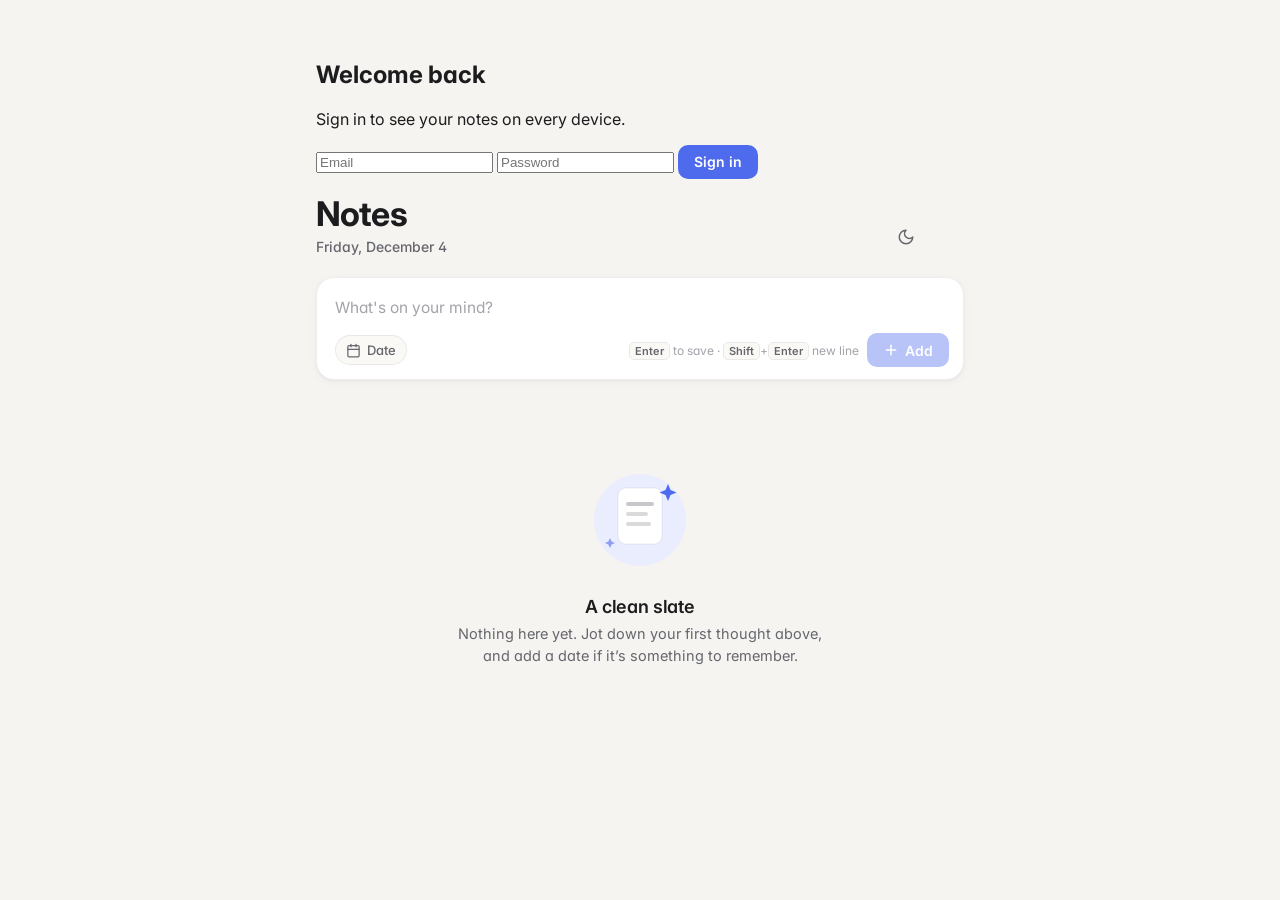
<file: index.html>
<!DOCTYPE html>
<html lang="en">
<head>
  <meta charset="UTF-8" />
  <meta name="viewport" content="width=device-width, initial-scale=1.0" />
  <title>Notes</title>
  <link rel="preconnect" href="https://fonts.googleapis.com" />
  <link rel="preconnect" href="https://fonts.gstatic.com" crossorigin />
  <link href="https://fonts.googleapis.com/css2?family=Inter:wght@400;500;600;700&display=swap" rel="stylesheet" />
  <link rel="stylesheet" href="styles.css" />
</head>
<body>
  <div class="page">
    <section class="login hidden" id="login-view">
      <form class="login-card" id="login-form" novalidate>
        <div class="login-logo" id="login-logo"></div>
        <h2>Welcome back</h2>
        <p class="lede">Sign in to see your notes on every device.</p>
        <div class="login-error" id="login-error" role="alert"></div>
        <label class="field">
          <span data-icon="mail"></span>
          <input type="email" id="login-email" placeholder="Email" autocomplete="username" />
        </label>
        <label class="field">
          <span data-icon="lock"></span>
          <input type="password" id="login-password" placeholder="Password" autocomplete="current-password" />
        </label>
        <button type="submit" class="btn primary" id="login-submit">Sign in</button>
        <p class="fine" id="login-fine"></p>
      </form>
    </section>

    <div class="hidden" id="app-view">
      <header class="app-header">
        <div>
          <h1>Notes</h1>
          <p class="subtitle" id="today-label"></p>
        </div>
        <div class="header-actions">
          <span class="sync synced" id="sync-status" role="status"></span>
          <button class="icon-btn" id="theme-toggle" aria-label="Toggle dark mode"></button>
          <button class="icon-btn" id="sign-out" aria-label="Sign out"></button>
        </div>
      </header>

      <form class="composer" id="composer">
        <textarea class="note-input" id="composer-input" rows="1" placeholder="What's on your mind?"></textarea>
        <div class="input-row" id="composer-row">
          <span class="spacer"></span>
          <span class="hint"><kbd>Enter</kbd> to save · <kbd>Shift</kbd>+<kbd>Enter</kbd> new line</span>
          <button type="submit" class="btn primary" id="composer-add" disabled></button>
        </div>
      </form>

      <main id="list-root"></main>
    </div>
  </div>

  <div class="toast" id="toast" role="status">
    <span>Note deleted</span>
    <button id="undo">Undo</button>
  </div>

  <script type="module" src="app.js"></script>
</body>
</html>
</file>
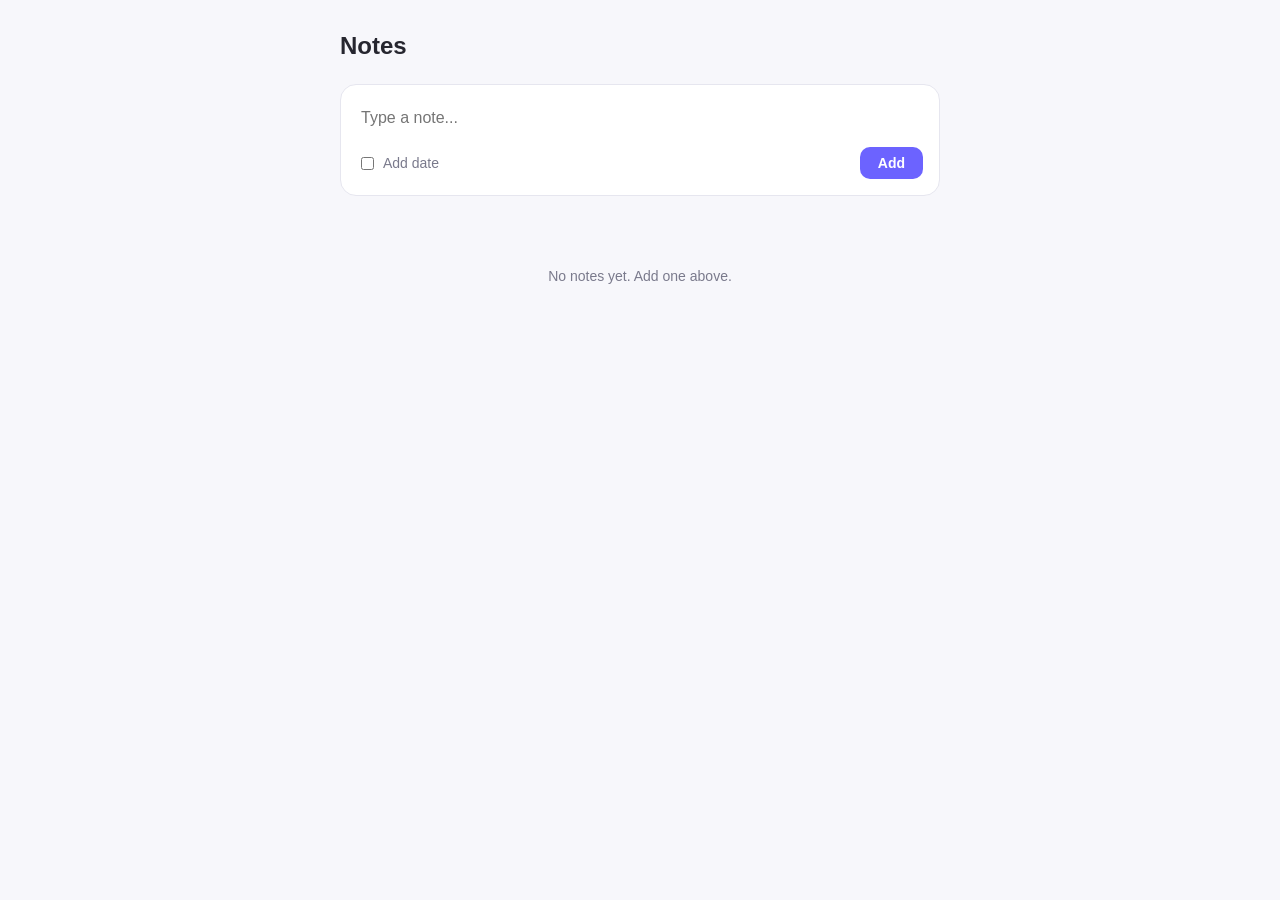
<file: index_v1.html>
<!DOCTYPE html>
<html lang="en">
<head>
  <meta charset="UTF-8" />
  <meta name="viewport" content="width=device-width, initial-scale=1.0" />
  <title>Notes</title>
  <link rel="stylesheet" href="styles_v1.css" />
</head>
<body>
  <div class="page">
    <header class="app-header">
      <h1>Notes</h1>
    </header>

    <form id="quick-add" class="quick-add">
      <input
        id="quick-add-text"
        type="text"
        placeholder="Type a note..."
        autocomplete="off"
        required
      />
      <div class="quick-add-row">
        <label class="date-toggle">
          <input type="checkbox" id="quick-add-date-toggle" />
          Add date
        </label>
        <input type="date" id="quick-add-date" class="hidden" />
        <input type="time" id="quick-add-time" class="hidden" />
        <button type="submit">Add</button>
      </div>
    </form>

    <section id="notes-list" class="notes-list"></section>
  </div>

  <div id="undo-toast" class="undo-toast hidden">
    <span id="undo-message"></span>
    <button id="undo-button">Undo</button>
  </div>

  <script type="module" src="app_v1.js"></script>
</body>
</html>
</file>
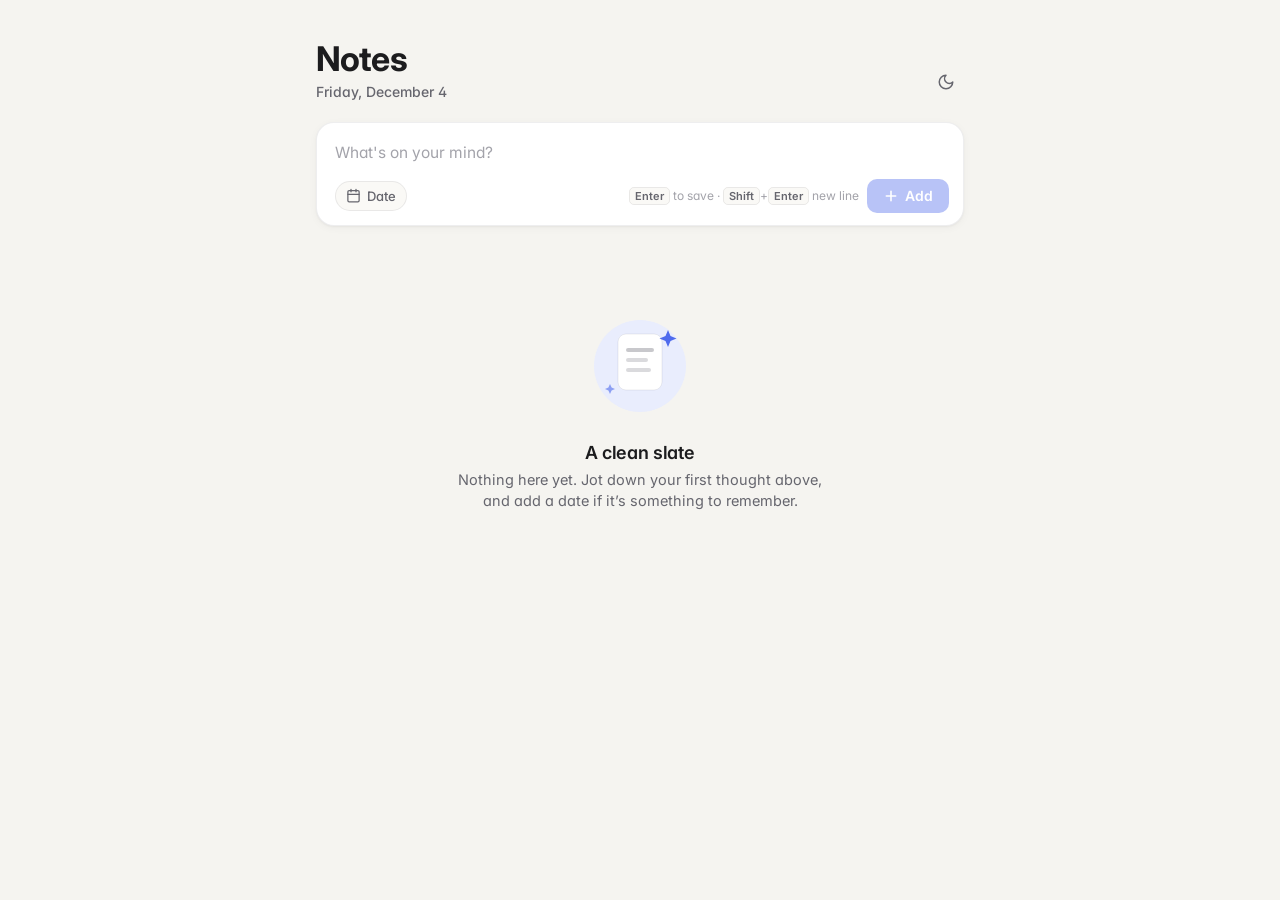
<file: index_v2.html>
<!DOCTYPE html>
<html lang="en">
<head>
  <meta charset="UTF-8" />
  <meta name="viewport" content="width=device-width, initial-scale=1.0" />
  <title>Notes</title>
  <link rel="preconnect" href="https://fonts.googleapis.com" />
  <link rel="preconnect" href="https://fonts.gstatic.com" crossorigin />
  <link href="https://fonts.googleapis.com/css2?family=Inter:wght@400;500;600;700&display=swap" rel="stylesheet" />
  <link rel="stylesheet" href="styles_v2.css" />
</head>
<body>
  <div class="page">
    <header class="app-header">
      <div>
        <h1>Notes</h1>
        <p class="subtitle" id="today-label"></p>
      </div>
      <button class="icon-btn" id="theme-toggle" aria-label="Toggle dark mode"></button>
    </header>

    <form class="composer" id="composer">
      <textarea class="note-input" id="composer-input" rows="1" placeholder="What's on your mind?"></textarea>
      <div class="input-row" id="composer-row">
        <span class="spacer"></span>
        <span class="hint"><kbd>Enter</kbd> to save · <kbd>Shift</kbd>+<kbd>Enter</kbd> new line</span>
        <button type="submit" class="btn primary" id="composer-add" disabled></button>
      </div>
    </form>

    <main id="list-root"></main>
  </div>

  <div class="toast" id="toast" role="status">
    <span>Note deleted</span>
    <button id="undo">Undo</button>
  </div>

  <script type="module" src="app_v2.js"></script>
</body>
</html>
</file>
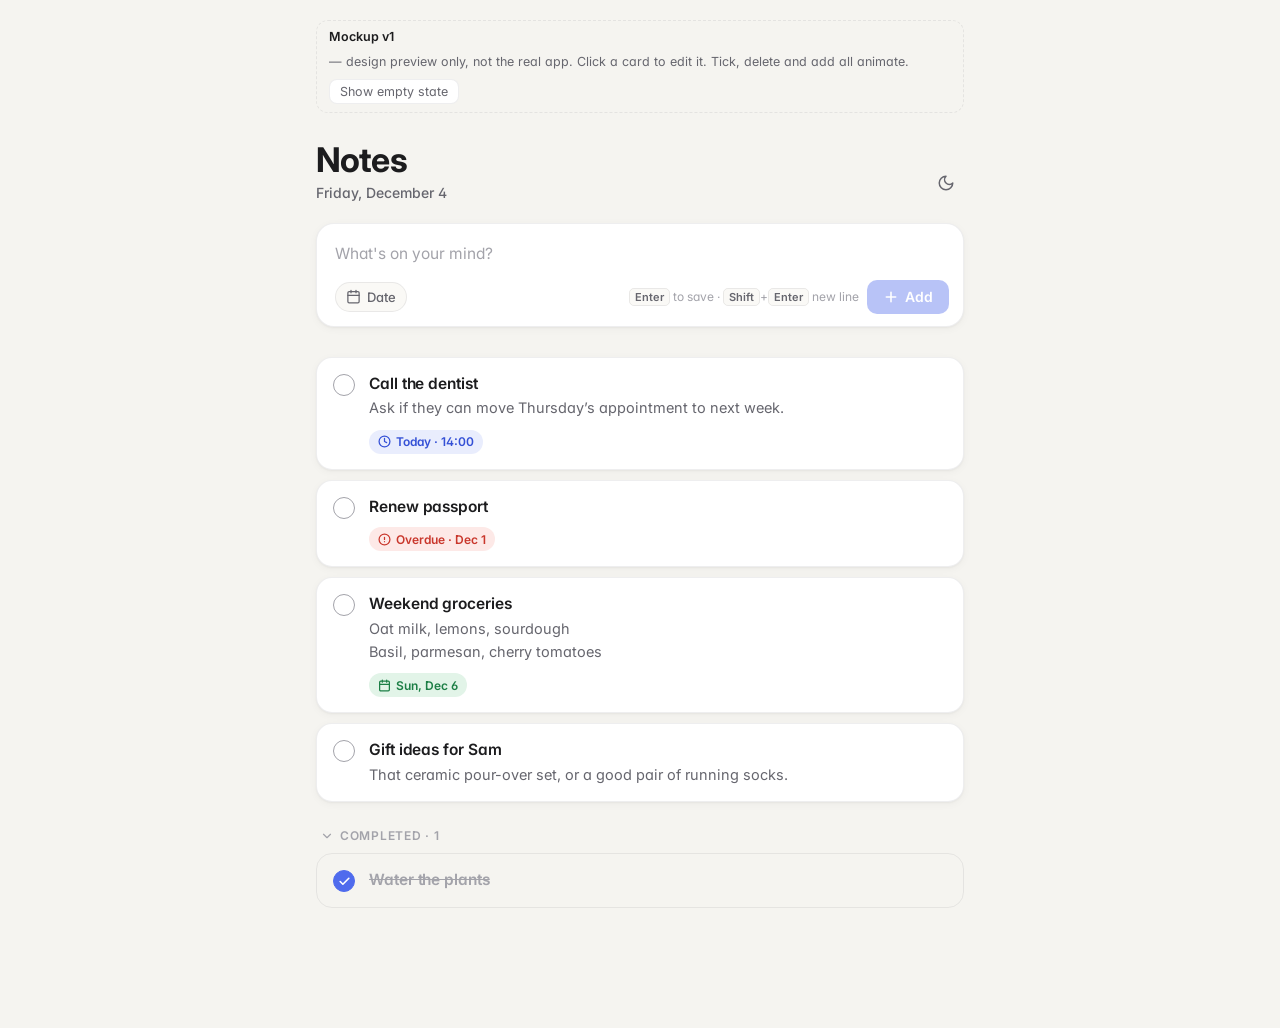
<file: mockup_v1.html>
<!DOCTYPE html>
<html lang="en">
<head>
  <meta charset="UTF-8" />
  <meta name="viewport" content="width=device-width, initial-scale=1.0" />
  <title>Notes Mockup v1</title>
  <link rel="preconnect" href="https://fonts.googleapis.com" />
  <link rel="preconnect" href="https://fonts.gstatic.com" crossorigin />
  <link href="https://fonts.googleapis.com/css2?family=Inter:wght@400;500;600;700&display=swap" rel="stylesheet" />
  <style>
    /* ---------- Design tokens ---------- */
    :root {
      --bg: #f5f4f0;
      --surface: #ffffff;
      --surface-2: #faf9f6;
      --text: #1c1c1e;
      --text-2: #66666e;
      --text-3: #a3a3aa;
      --border: rgba(20, 20, 30, 0.07);
      --accent: #4f6bed;
      --accent-hover: #3f5ae0;
      --accent-soft: #e9edfd;
      --danger: #e5484d;
      --danger-soft: #fdecec;

      --today-bg: #e9edfd;    --today-fg: #3450d6;
      --overdue-bg: #fde9e7;  --overdue-fg: #c9372c;
      --upcoming-bg: #e2f4e8; --upcoming-fg: #1d7f46;

      --shadow-sm: 0 1px 2px rgba(20, 20, 30, 0.04), 0 2px 8px rgba(20, 20, 30, 0.04);
      --shadow-md: 0 2px 4px rgba(20, 20, 30, 0.04), 0 10px 28px rgba(20, 20, 30, 0.09);
      --toast-bg: #1c1c1e;
      --toast-fg: #f5f5f7;
    }
    @media (prefers-color-scheme: dark) {
      :root:not([data-theme="light"]) {
        --bg: #131315;
        --surface: #1d1d20;
        --surface-2: #232327;
        --text: #ececef;
        --text-2: #a0a0a8;
        --text-3: #65656d;
        --border: rgba(255, 255, 255, 0.07);
        --accent: #7c93ff;
        --accent-hover: #93a6ff;
        --accent-soft: rgba(124, 147, 255, 0.15);
        --danger: #ff6b6b;
        --danger-soft: rgba(255, 107, 107, 0.14);
        --today-bg: rgba(124, 147, 255, 0.16);   --today-fg: #a9b8ff;
        --overdue-bg: rgba(255, 107, 107, 0.15); --overdue-fg: #ff9187;
        --upcoming-bg: rgba(74, 222, 128, 0.13); --upcoming-fg: #6ee7a0;
        --shadow-sm: 0 1px 2px rgba(0, 0, 0, 0.3);
        --shadow-md: 0 2px 6px rgba(0, 0, 0, 0.35), 0 12px 32px rgba(0, 0, 0, 0.4);
        --toast-bg: #2c2c31;
        --toast-fg: #f5f5f7;
      }
    }
    :root[data-theme="dark"] {
      --bg: #131315;
      --surface: #1d1d20;
      --surface-2: #232327;
      --text: #ececef;
      --text-2: #a0a0a8;
      --text-3: #65656d;
      --border: rgba(255, 255, 255, 0.07);
      --accent: #7c93ff;
      --accent-hover: #93a6ff;
      --accent-soft: rgba(124, 147, 255, 0.15);
      --danger: #ff6b6b;
      --danger-soft: rgba(255, 107, 107, 0.14);
      --today-bg: rgba(124, 147, 255, 0.16);   --today-fg: #a9b8ff;
      --overdue-bg: rgba(255, 107, 107, 0.15); --overdue-fg: #ff9187;
      --upcoming-bg: rgba(74, 222, 128, 0.13); --upcoming-fg: #6ee7a0;
      --shadow-sm: 0 1px 2px rgba(0, 0, 0, 0.3);
      --shadow-md: 0 2px 6px rgba(0, 0, 0, 0.35), 0 12px 32px rgba(0, 0, 0, 0.4);
      --toast-bg: #2c2c31;
      --toast-fg: #f5f5f7;
    }

    /* ---------- Base ---------- */
    * { box-sizing: border-box; }
    html { -webkit-text-size-adjust: 100%; }
    body {
      margin: 0;
      font-family: "Inter", -apple-system, BlinkMacSystemFont, "Segoe UI", sans-serif;
      font-feature-settings: "cv11", "ss01";
      background: var(--bg);
      color: var(--text);
      -webkit-font-smoothing: antialiased;
      transition: background 0.3s ease, color 0.3s ease;
    }
    button { font: inherit; color: inherit; }
    svg.icon { width: 18px; height: 18px; fill: none; stroke: currentColor; stroke-width: 2; stroke-linecap: round; stroke-linejoin: round; flex-shrink: 0; }

    .page { max-width: 680px; margin: 0 auto; padding: 20px 16px 120px; }

    /* ---------- Mockup banner (not part of the design) ---------- */
    .mockup-bar {
      display: flex; align-items: center; gap: 10px; flex-wrap: wrap;
      font-size: 12.5px; color: var(--text-2);
      padding: 8px 12px; margin-bottom: 28px;
      border: 1px dashed var(--border); border-radius: 12px;
    }
    .mockup-bar strong { color: var(--text); font-weight: 600; }
    .mockup-bar .spacer { flex: 1; }
    .mockup-bar button {
      border: 1px solid var(--border); background: var(--surface); border-radius: 8px;
      padding: 4px 10px; font-size: 12.5px; cursor: pointer;
    }

    /* ---------- Header ---------- */
    .app-header { display: flex; align-items: flex-end; justify-content: space-between; margin-bottom: 22px; }
    .app-header h1 { font-size: 34px; font-weight: 700; letter-spacing: -0.025em; margin: 0; line-height: 1.1; }
    .app-header .subtitle { margin: 6px 0 0; font-size: 14px; color: var(--text-2); font-weight: 500; }
    .icon-btn {
      display: inline-grid; place-items: center;
      width: 36px; height: 36px; border-radius: 10px;
      border: none; background: transparent; color: var(--text-2); cursor: pointer;
      transition: background 0.15s ease, color 0.15s ease, transform 0.1s ease;
    }
    .icon-btn:hover { background: var(--surface); color: var(--text); box-shadow: var(--shadow-sm); }
    .icon-btn:active { transform: scale(0.94); }
    .icon-btn.danger:hover { background: var(--danger-soft); color: var(--danger); box-shadow: none; }

    /* ---------- Composer & editor (shared) ---------- */
    .composer {
      background: var(--surface); border-radius: 18px; padding: 14px 14px 12px 18px;
      box-shadow: var(--shadow-sm); border: 1px solid var(--border);
      transition: box-shadow 0.2s ease, border-color 0.2s ease;
      margin-bottom: 30px;
    }
    .composer:focus-within { box-shadow: var(--shadow-md), 0 0 0 4px var(--accent-soft); border-color: transparent; }
    textarea.note-input {
      display: block; width: 100%; resize: none; border: none; outline: none;
      background: transparent; color: var(--text);
      font: inherit; font-size: 15.5px; line-height: 1.5; padding: 4px 0; min-height: 30px; overflow: hidden;
    }
    textarea.note-input::placeholder { color: var(--text-3); }
    .input-row { display: flex; align-items: center; gap: 8px; flex-wrap: wrap; margin-top: 10px; }
    .input-row .spacer { flex: 1; }
    .hint { font-size: 12px; color: var(--text-3); white-space: nowrap; }
    .hint kbd {
      font: inherit; font-size: 11px; font-weight: 600; color: var(--text-2);
      padding: 1px 5px; border-radius: 5px; background: var(--surface-2); border: 1px solid var(--border);
    }

    .chip {
      display: inline-flex; align-items: center; gap: 6px;
      height: 30px; padding: 0 10px; border-radius: 999px;
      border: 1px solid var(--border); background: var(--surface-2); color: var(--text-2);
      font-size: 13px; font-weight: 500; cursor: pointer;
      transition: background 0.15s ease, color 0.15s ease, border-color 0.15s ease;
    }
    .chip svg.icon { width: 15px; height: 15px; }
    .chip:hover { color: var(--text); border-color: var(--text-3); }
    .chip.active { background: var(--accent-soft); color: var(--accent); border-color: transparent; }

    .date-fields { display: none; align-items: center; gap: 6px; }
    .date-fields.open { display: inline-flex; animation: fade-in 0.2s ease; }
    .date-fields input {
      height: 30px; border-radius: 8px; border: 1px solid var(--border);
      background: var(--surface-2); color: var(--text); font: inherit; font-size: 13px; padding: 0 8px;
      color-scheme: light dark;
    }
    .date-fields input:focus { outline: none; border-color: var(--accent); }

    .btn {
      display: inline-flex; align-items: center; gap: 6px;
      height: 34px; padding: 0 16px; border-radius: 10px; border: none;
      font-size: 14px; font-weight: 600; cursor: pointer;
      transition: background 0.15s ease, transform 0.1s ease, opacity 0.15s ease;
    }
    .btn:active { transform: scale(0.97); }
    .btn.primary { background: var(--accent); color: #fff; }
    .btn.primary:hover { background: var(--accent-hover); }
    .btn.primary:disabled { opacity: 0.4; cursor: default; transform: none; }
    .btn.ghost { background: transparent; color: var(--text-2); }
    .btn.ghost:hover { background: var(--surface-2); color: var(--text); }
    .btn svg.icon { width: 16px; height: 16px; stroke-width: 2.4; }

    /* ---------- Note list ---------- */
    .list { display: flex; flex-direction: column; gap: 10px; }
    .section-label {
      display: flex; align-items: center; gap: 6px;
      margin: 26px 0 10px; padding: 0 4px;
      font-size: 12px; font-weight: 600; letter-spacing: 0.06em; text-transform: uppercase; color: var(--text-3);
      background: none; border: none; cursor: pointer;
    }
    .section-label svg.icon { width: 14px; height: 14px; transition: transform 0.2s ease; }
    .section-label.collapsed svg.icon { transform: rotate(-90deg); }

    .card {
      position: relative; display: flex; align-items: flex-start; gap: 14px;
      background: var(--surface); border: 1px solid var(--border); border-radius: 16px;
      padding: 15px 12px 15px 16px; box-shadow: var(--shadow-sm); cursor: text;
      transition: box-shadow 0.2s ease, transform 0.2s ease, opacity 0.3s ease, background 0.3s ease;
    }
    .card:hover { box-shadow: var(--shadow-md); transform: translateY(-1px); }
    .card.done { background: transparent; box-shadow: none; }
    .card.done:hover { background: var(--surface); }

    .check {
      flex-shrink: 0; display: grid; place-items: center;
      width: 22px; height: 22px; margin-top: 1px; border-radius: 50%;
      border: 1.75px solid var(--text-3); background: transparent; color: transparent;
      cursor: pointer; padding: 0;
      transition: border-color 0.15s ease, background 0.2s ease, color 0.15s ease;
    }
    .check svg.icon { width: 13px; height: 13px; stroke-width: 3; }
    .check:hover { border-color: var(--accent); color: var(--accent); }
    .card.done .check { background: var(--accent); border-color: var(--accent); color: #fff; }
    .check.pop { animation: pop 0.35s cubic-bezier(0.3, 1.6, 0.5, 1); }

    .content { flex: 1; min-width: 0; }
    .title { font-size: 15.5px; font-weight: 600; line-height: 1.4; letter-spacing: -0.005em; word-break: break-word; }
    .body { margin-top: 3px; font-size: 14.5px; line-height: 1.55; color: var(--text-2); white-space: pre-wrap; word-break: break-word; }
    .title, .body { transition: color 0.3s ease; }
    .card.done .title, .card.done .body { color: var(--text-3); text-decoration: line-through; text-decoration-color: var(--text-3); }

    .tags { display: flex; gap: 6px; margin-top: 10px; flex-wrap: wrap; }
    .tag {
      display: inline-flex; align-items: center; gap: 5px;
      height: 24px; padding: 0 9px; border-radius: 999px;
      font-size: 12px; font-weight: 600;
    }
    .tag svg.icon { width: 13px; height: 13px; stroke-width: 2.3; }
    .tag.today { background: var(--today-bg); color: var(--today-fg); }
    .tag.overdue { background: var(--overdue-bg); color: var(--overdue-fg); }
    .tag.upcoming { background: var(--upcoming-bg); color: var(--upcoming-fg); }
    .card.done .tag { background: var(--surface-2); color: var(--text-3); }

    .actions { display: flex; gap: 2px; margin: -5px 0; opacity: 0; transition: opacity 0.15s ease; }
    .card:hover .actions, .card:focus-within .actions { opacity: 1; }
    @media (hover: none) { .actions { opacity: 0.7; } }
    .actions .icon-btn { width: 32px; height: 32px; }
    .actions .icon-btn svg.icon { width: 17px; height: 17px; }

    /* Editing state */
    .card.editing { cursor: default; box-shadow: var(--shadow-md), 0 0 0 4px var(--accent-soft); border-color: transparent; transform: none; animation: fade-in 0.2s ease; }
    .card.editing .editor { flex: 1; min-width: 0; }

    /* ---------- Empty state ---------- */
    .empty { text-align: center; padding: 48px 20px 20px; animation: fade-in 0.4s ease; }
    .empty svg { width: 120px; height: 120px; margin-bottom: 14px; }
    .empty h2 { margin: 0 0 6px; font-size: 18px; font-weight: 600; letter-spacing: -0.01em; }
    .empty p { margin: 0; font-size: 14.5px; color: var(--text-2); line-height: 1.5; }

    /* ---------- Undo toast ---------- */
    .toast {
      position: fixed; left: 50%; bottom: 24px; transform: translate(-50%, 20px);
      display: flex; align-items: center; gap: 14px;
      background: var(--toast-bg); color: var(--toast-fg);
      padding: 10px 10px 10px 16px; border-radius: 14px; font-size: 14px; font-weight: 500;
      box-shadow: 0 10px 30px rgba(0, 0, 0, 0.25);
      opacity: 0; pointer-events: none; transition: opacity 0.25s ease, transform 0.25s cubic-bezier(0.2, 0.9, 0.3, 1.2);
      max-width: calc(100% - 32px);
    }
    .toast.show { opacity: 1; transform: translate(-50%, 0); pointer-events: auto; }
    .toast button { background: rgba(255, 255, 255, 0.12); border: none; color: #fff; font-weight: 600; font-size: 13px; padding: 6px 12px; border-radius: 9px; cursor: pointer; }
    .toast button:hover { background: rgba(255, 255, 255, 0.2); }

    /* ---------- Motion ---------- */
    .enter { animation: enter 0.35s cubic-bezier(0.2, 0.9, 0.3, 1.1); }
    .leaving {
      overflow: hidden; opacity: 0; transform: scale(0.97);
      padding-top: 0 !important; padding-bottom: 0 !important; margin-top: -10px; border-width: 0;
      transition: height 0.3s ease, opacity 0.2s ease, transform 0.3s ease, padding 0.3s ease, margin 0.3s ease;
    }
    @keyframes enter { from { opacity: 0; transform: translateY(-8px) scale(0.98); } to { opacity: 1; transform: none; } }
    @keyframes fade-in { from { opacity: 0; } to { opacity: 1; } }
    @keyframes pop { 0% { transform: scale(1); } 40% { transform: scale(1.25); } 100% { transform: scale(1); } }
    @media (prefers-reduced-motion: reduce) {
      *, *::before, *::after { animation-duration: 0.01ms !important; transition-duration: 0.01ms !important; }
    }

    @media (max-width: 480px) {
      .app-header h1 { font-size: 28px; }
      .hint { display: none; }
    }
  </style>
</head>
<body>
  <div class="page">
    <div class="mockup-bar">
      <strong>Mockup v1</strong> — design preview only, not the real app. Click a card to edit it. Tick, delete and add all animate.
      <span class="spacer"></span>
      <button id="toggle-empty">Show empty state</button>
    </div>

    <header class="app-header">
      <div>
        <h1>Notes</h1>
        <p class="subtitle" id="today-label"></p>
      </div>
      <button class="icon-btn" id="theme-toggle" aria-label="Toggle dark mode"></button>
    </header>

    <form class="composer" id="composer">
      <textarea class="note-input" id="composer-input" rows="1" placeholder="What's on your mind?"></textarea>
      <div class="input-row" id="composer-row">
        <span class="spacer"></span>
        <span class="hint"><kbd>Enter</kbd> to save · <kbd>Shift</kbd>+<kbd>Enter</kbd> new line</span>
        <button type="submit" class="btn primary" id="composer-add" disabled></button>
      </div>
    </form>

    <main id="list-root"></main>
  </div>

  <div class="toast" id="toast" role="status">
    <span>Note deleted</span>
    <button id="undo">Undo</button>
  </div>

  <script>
    // ---------- Icons ----------
    const ICONS = {
      check: '<path d="M20 6 9 17l-5-5"/>',
      pencil: '<path d="M17 3a2.85 2.85 0 1 1 4 4L7.5 20.5 2 22l1.5-5.5Z"/>',
      trash: '<path d="M3 6h18"/><path d="M19 6v14a2 2 0 0 1-2 2H7a2 2 0 0 1-2-2V6"/><path d="M8 6V4a2 2 0 0 1 2-2h4a2 2 0 0 1 2 2v2"/>',
      calendar: '<rect x="3" y="4" width="18" height="18" rx="2"/><path d="M16 2v4M8 2v4M3 10h18"/>',
      clock: '<circle cx="12" cy="12" r="10"/><path d="M12 6v6l4 2"/>',
      alert: '<circle cx="12" cy="12" r="10"/><path d="M12 8v4M12 16h.01"/>',
      sun: '<circle cx="12" cy="12" r="4"/><path d="M12 2v2M12 20v2M4.93 4.93l1.41 1.41M17.66 17.66l1.41 1.41M2 12h2M20 12h2M6.34 17.66l-1.41 1.41M19.07 4.93l-1.41 1.41"/>',
      moon: '<path d="M12 3a6 6 0 0 0 9 9 9 9 0 1 1-9-9Z"/>',
      plus: '<path d="M5 12h14M12 5v14"/>',
      x: '<path d="M18 6 6 18M6 6l12 12"/>',
      chevron: '<path d="m6 9 6 6 6-6"/>',
    };
    const icon = (name) => `<svg class="icon" viewBox="0 0 24 24" aria-hidden="true">${ICONS[name]}</svg>`;

    // ---------- Dates ----------
    const pad = (n) => String(n).padStart(2, '0');
    const toISO = (d) => `${d.getFullYear()}-${pad(d.getMonth() + 1)}-${pad(d.getDate())}`;
    const today = new Date(); today.setHours(0, 0, 0, 0);
    const offset = (days) => { const d = new Date(today); d.setDate(d.getDate() + days); return toISO(d); };

    function dateTag(date, time) {
      const d = new Date(date + 'T00:00');
      const diff = Math.round((d - today) / 86400000);
      const short = d.toLocaleDateString(undefined, { month: 'short', day: 'numeric' });
      let kind, label, ic;
      if (diff < 0) { kind = 'overdue'; label = `Overdue · ${short}`; ic = 'alert'; }
      else if (diff === 0) { kind = 'today'; label = 'Today'; ic = 'clock'; }
      else if (diff === 1) { kind = 'upcoming'; label = 'Tomorrow'; ic = 'calendar'; }
      else { kind = 'upcoming'; label = d.toLocaleDateString(undefined, { weekday: 'short', month: 'short', day: 'numeric' }); ic = 'calendar'; }
      if (time) label += ` · ${time}`;
      return `<span class="tag ${kind}">${icon(ic)}${label}</span>`;
    }

    document.getElementById('today-label').textContent =
      today.toLocaleDateString(undefined, { weekday: 'long', month: 'long', day: 'numeric' });

    // ---------- Sample data ----------
    let nextId = 100;
    let notes = [
      { id: 1, text: 'Call the dentist\nAsk if they can move Thursday’s appointment to next week.', date: offset(0), time: '14:00', done: false },
      { id: 2, text: 'Renew passport', date: offset(-3), time: null, done: false },
      { id: 3, text: 'Weekend groceries\nOat milk, lemons, sourdough\nBasil, parmesan, cherry tomatoes', date: offset(2), time: null, done: false },
      { id: 4, text: 'Gift ideas for Sam\nThat ceramic pour-over set, or a good pair of running socks.', date: null, time: null, done: false },
      { id: 5, text: 'Water the plants', date: null, time: null, done: true },
    ];
    let editingId = null;
    let showEmpty = false;
    let completedCollapsed = false;
    let lastDeleted = null;
    let toastTimer = null;

    const listRoot = document.getElementById('list-root');

    // ---------- Shared input behaviour ----------
    function autoGrow(ta) { ta.style.height = 'auto'; ta.style.height = ta.scrollHeight + 'px'; }

    // Enter saves, Shift+Enter inserts a newline, Escape cancels.
    function wireInput(ta, onSave, onCancel) {
      ta.addEventListener('input', () => autoGrow(ta));
      ta.addEventListener('keydown', (e) => {
        if (e.key === 'Enter' && !e.shiftKey && !e.isComposing) { e.preventDefault(); onSave(); }
        if (e.key === 'Escape' && onCancel) { e.preventDefault(); onCancel(); }
      });
    }

    // Date chip + date/time inputs. Returns { el, get() }.
    function dateControl(date, time) {
      const wrap = document.createElement('span');
      wrap.style.display = 'contents';
      wrap.innerHTML = `
        <button type="button" class="chip">${icon('calendar')}<span>Date</span></button>
        <span class="date-fields">
          <input type="date" /><input type="time" />
          <button type="button" class="icon-btn" aria-label="Clear date" style="width:28px;height:28px">${icon('x')}</button>
        </span>`;
      const chip = wrap.querySelector('.chip');
      const fields = wrap.querySelector('.date-fields');
      const [dIn, tIn] = wrap.querySelectorAll('input');
      const clear = fields.querySelector('.icon-btn');
      const setOpen = (open) => { fields.classList.toggle('open', open); chip.classList.toggle('active', open); };
      dIn.value = date || ''; tIn.value = time || '';
      setOpen(!!date);
      chip.addEventListener('click', () => { setOpen(!fields.classList.contains('open')); if (fields.classList.contains('open')) dIn.focus(); });
      clear.addEventListener('click', () => { dIn.value = ''; tIn.value = ''; setOpen(false); });
      return {
        el: wrap,
        get: () => fields.classList.contains('open') && dIn.value ? { date: dIn.value, time: tIn.value || null } : { date: null, time: null },
        reset: () => { dIn.value = ''; tIn.value = ''; setOpen(false); },
      };
    }

    // ---------- Composer ----------
    const composer = document.getElementById('composer');
    const composerInput = document.getElementById('composer-input');
    const composerAdd = document.getElementById('composer-add');
    const composerDate = dateControl(null, null);
    document.getElementById('composer-row').prepend(composerDate.el);
    composerAdd.innerHTML = `${icon('plus')}Add`;

    function addFromComposer() {
      const text = composerInput.value.trim();
      if (!text) return;
      const { date, time } = composerDate.get();
      const note = { id: nextId++, text, date, time, done: false };
      notes.unshift(note);
      showEmpty = false;
      composerInput.value = ''; autoGrow(composerInput);
      composerDate.reset();
      composerAdd.disabled = true;
      render({ enterId: note.id });
      composerInput.focus();
    }
    wireInput(composerInput, addFromComposer);
    composerInput.addEventListener('input', () => { composerAdd.disabled = !composerInput.value.trim(); });
    composer.addEventListener('submit', (e) => { e.preventDefault(); addFromComposer(); });

    // ---------- Rendering ----------
    function render({ enterId = null } = {}) {
      listRoot.innerHTML = '';
      if (showEmpty || notes.length === 0) {
        listRoot.innerHTML = `
          <div class="empty">
            <svg viewBox="0 0 120 120" aria-hidden="true">
              <circle cx="60" cy="62" r="46" fill="var(--accent-soft)"/>
              <rect x="38" y="30" width="44" height="56" rx="8" fill="var(--surface)" stroke="var(--border)" />
              <rect x="46" y="44" width="28" height="4" rx="2" fill="var(--text-3)" opacity=".6"/>
              <rect x="46" y="54" width="22" height="4" rx="2" fill="var(--text-3)" opacity=".4"/>
              <rect x="46" y="64" width="25" height="4" rx="2" fill="var(--text-3)" opacity=".4"/>
              <path d="M88 26l2.5 6 6 2.5-6 2.5-2.5 6-2.5-6-6-2.5 6-2.5z" fill="var(--accent)"/>
              <path d="M30 80l1.6 3.4 3.4 1.6-3.4 1.6L30 90l-1.6-3.4L25 85l3.4-1.6z" fill="var(--accent)" opacity=".6"/>
            </svg>
            <h2>A clean slate</h2>
            <p>Nothing here yet. Jot down your first thought above,<br />and add a date if it’s something to remember.</p>
          </div>`;
        return;
      }

      const active = notes.filter((n) => !n.done);
      const done = notes.filter((n) => n.done);

      const activeList = document.createElement('div');
      activeList.className = 'list';
      active.forEach((n) => activeList.appendChild(renderCard(n, n.id === enterId)));
      listRoot.appendChild(activeList);

      if (done.length) {
        const label = document.createElement('button');
        label.className = 'section-label' + (completedCollapsed ? ' collapsed' : '');
        label.innerHTML = `${icon('chevron')}Completed · ${done.length}`;
        label.addEventListener('click', () => { completedCollapsed = !completedCollapsed; render(); });
        listRoot.appendChild(label);
        if (!completedCollapsed) {
          const doneList = document.createElement('div');
          doneList.className = 'list';
          done.forEach((n) => doneList.appendChild(renderCard(n, n.id === enterId)));
          listRoot.appendChild(doneList);
        }
      }
    }

    function renderCard(note, entering) {
      if (note.id === editingId) return renderEditor(note);

      const [title, ...rest] = note.text.split('\n');
      const card = document.createElement('article');
      card.className = 'card' + (note.done ? ' done' : '') + (entering ? ' enter' : '');
      card.innerHTML = `
        <button class="check" aria-label="${note.done ? 'Mark not done' : 'Mark done'}">${icon('check')}</button>
        <div class="content">
          <div class="title"></div>
          ${rest.length ? '<div class="body"></div>' : ''}
          ${note.date ? `<div class="tags">${dateTag(note.date, note.time)}</div>` : ''}
        </div>
        <div class="actions">
          <button class="icon-btn edit" aria-label="Edit">${icon('pencil')}</button>
          <button class="icon-btn danger delete" aria-label="Delete">${icon('trash')}</button>
        </div>`;
      card.querySelector('.title').textContent = title;
      if (rest.length) card.querySelector('.body').textContent = rest.join('\n');

      card.querySelector('.check').addEventListener('click', (e) => { e.stopPropagation(); toggleDone(note, card); });
      card.querySelector('.delete').addEventListener('click', (e) => { e.stopPropagation(); deleteNote(note, card); });
      card.addEventListener('click', () => { editingId = note.id; render(); });
      return card;
    }

    function renderEditor(note) {
      const card = document.createElement('article');
      card.className = 'card editing';
      card.innerHTML = `
        <div class="editor">
          <textarea class="note-input" rows="1"></textarea>
          <div class="input-row">
            <span class="spacer"></span>
            <span class="hint"><kbd>Enter</kbd> to save · <kbd>Esc</kbd> to cancel</span>
            <button type="button" class="btn ghost cancel">Cancel</button>
            <button type="button" class="btn primary save">Save</button>
          </div>
        </div>`;
      const ta = card.querySelector('textarea');
      const dc = dateControl(note.date, note.time);
      card.querySelector('.input-row').prepend(dc.el);
      ta.value = note.text;

      const save = () => {
        const text = ta.value.trim();
        if (!text) return;
        Object.assign(note, { text }, dc.get());
        editingId = null; render();
      };
      const cancel = () => { editingId = null; render(); };
      wireInput(ta, save, cancel);
      card.querySelector('.save').addEventListener('click', save);
      card.querySelector('.cancel').addEventListener('click', cancel);

      requestAnimationFrame(() => { autoGrow(ta); ta.focus(); ta.setSelectionRange(ta.value.length, ta.value.length); });
      return card;
    }

    // ---------- Actions with motion ----------
    function leave(card, done) {
      card.style.height = card.offsetHeight + 'px';
      card.offsetHeight; // force reflow so the height transition starts from here
      card.classList.add('leaving');
      card.style.height = '0px';
      setTimeout(done, 300);
    }

    function toggleDone(note, card) {
      note.done = !note.done;
      card.classList.toggle('done', note.done);
      const check = card.querySelector('.check');
      check.classList.remove('pop'); check.offsetWidth; check.classList.add('pop');
      // Let the tick + strikethrough register, then move the card to its section.
      setTimeout(() => leave(card, () => render({ enterId: note.id })), 450);
    }

    function deleteNote(note, card) {
      const index = notes.indexOf(note);
      leave(card, () => {
        notes = notes.filter((n) => n !== note);
        lastDeleted = { note, index };
        render();
        showToast();
      });
    }

    const toast = document.getElementById('toast');
    function showToast() {
      toast.classList.add('show');
      clearTimeout(toastTimer);
      toastTimer = setTimeout(() => { toast.classList.remove('show'); lastDeleted = null; }, 5000);
    }
    document.getElementById('undo').addEventListener('click', () => {
      if (!lastDeleted) return;
      notes.splice(lastDeleted.index, 0, lastDeleted.note);
      const id = lastDeleted.note.id;
      lastDeleted = null;
      clearTimeout(toastTimer);
      toast.classList.remove('show');
      render({ enterId: id });
    });

    // ---------- Theme toggle ----------
    const themeBtn = document.getElementById('theme-toggle');
    const isDark = () => {
      const t = document.documentElement.dataset.theme;
      return t ? t === 'dark' : matchMedia('(prefers-color-scheme: dark)').matches;
    };
    const paintThemeBtn = () => { themeBtn.innerHTML = icon(isDark() ? 'sun' : 'moon'); };
    try { const saved = localStorage.getItem('mockup-theme'); if (saved) document.documentElement.dataset.theme = saved; } catch (e) {}
    themeBtn.addEventListener('click', () => {
      const next = isDark() ? 'light' : 'dark';
      document.documentElement.dataset.theme = next;
      try { localStorage.setItem('mockup-theme', next); } catch (e) {}
      paintThemeBtn();
    });
    paintThemeBtn();

    // ---------- Mockup-only control ----------
    const emptyBtn = document.getElementById('toggle-empty');
    emptyBtn.addEventListener('click', () => {
      showEmpty = !showEmpty;
      emptyBtn.textContent = showEmpty ? 'Show sample notes' : 'Show empty state';
      render();
    });

    render();
  </script>
</body>
</html>
</file>
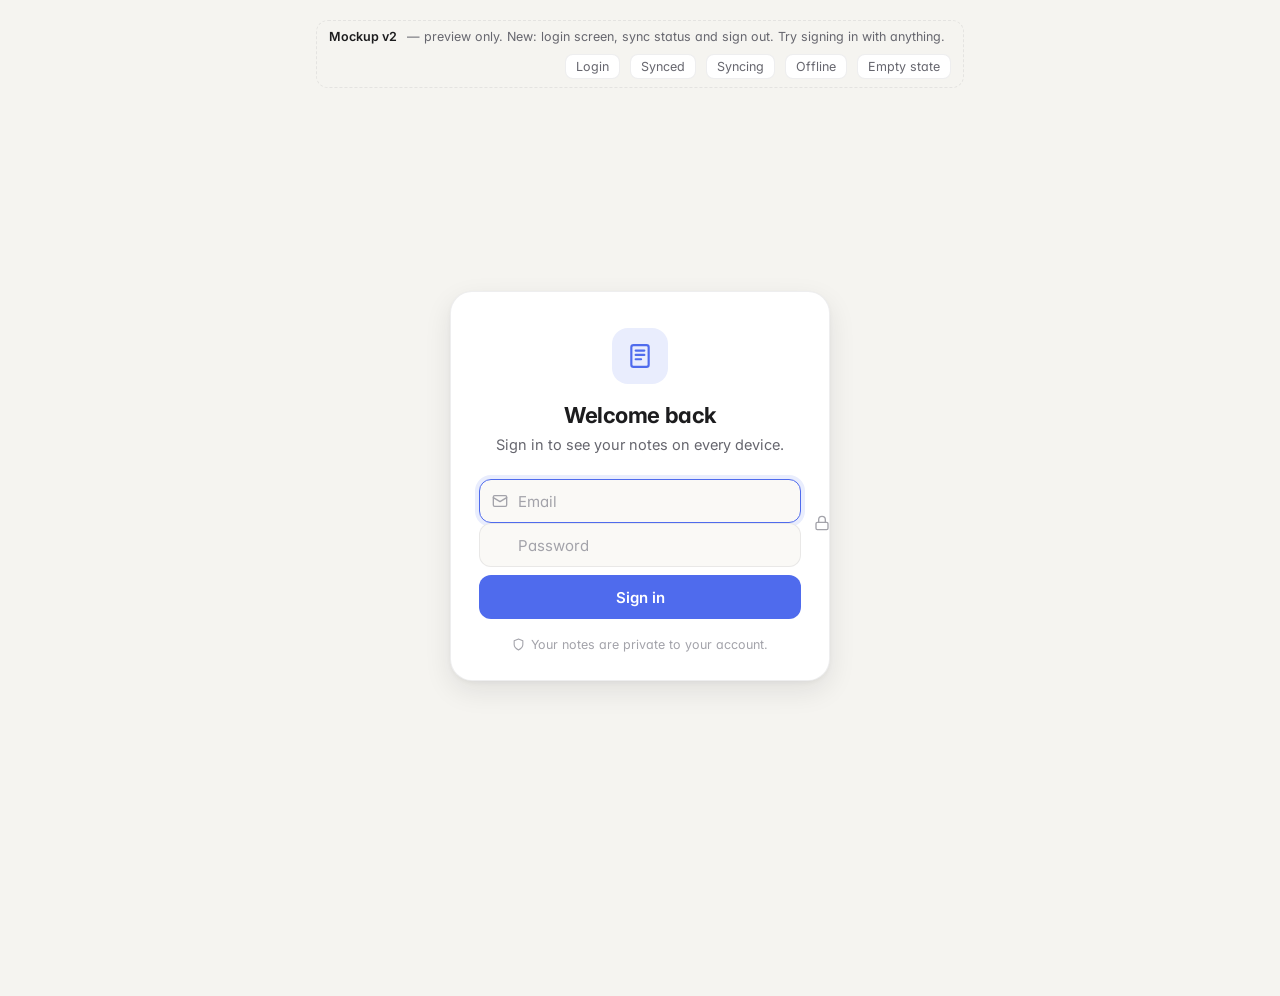
<file: mockup_v2.html>
<!DOCTYPE html>
<html lang="en">
<head>
  <meta charset="UTF-8" />
  <meta name="viewport" content="width=device-width, initial-scale=1.0" />
  <title>Notes Mockup v2</title>
  <link rel="preconnect" href="https://fonts.googleapis.com" />
  <link rel="preconnect" href="https://fonts.gstatic.com" crossorigin />
  <link href="https://fonts.googleapis.com/css2?family=Inter:wght@400;500;600;700&display=swap" rel="stylesheet" />
  <style>
    /* ---------- Design tokens ---------- */
    :root {
      --bg: #f5f4f0;
      --surface: #ffffff;
      --surface-2: #faf9f6;
      --text: #1c1c1e;
      --text-2: #66666e;
      --text-3: #a3a3aa;
      --border: rgba(20, 20, 30, 0.07);
      --accent: #4f6bed;
      --accent-hover: #3f5ae0;
      --accent-soft: #e9edfd;
      --danger: #e5484d;
      --danger-soft: #fdecec;

      --today-bg: #e9edfd;    --today-fg: #3450d6;
      --overdue-bg: #fde9e7;  --overdue-fg: #c9372c;
      --upcoming-bg: #e2f4e8; --upcoming-fg: #1d7f46;

      --shadow-sm: 0 1px 2px rgba(20, 20, 30, 0.04), 0 2px 8px rgba(20, 20, 30, 0.04);
      --shadow-md: 0 2px 4px rgba(20, 20, 30, 0.04), 0 10px 28px rgba(20, 20, 30, 0.09);
      --toast-bg: #1c1c1e;
      --toast-fg: #f5f5f7;
      --offline-bg: #fcf1d8; --offline-fg: #94650a;
    }
    @media (prefers-color-scheme: dark) {
      :root:not([data-theme="light"]) {
        --bg: #131315;
        --surface: #1d1d20;
        --surface-2: #232327;
        --text: #ececef;
        --text-2: #a0a0a8;
        --text-3: #65656d;
        --border: rgba(255, 255, 255, 0.07);
        --accent: #7c93ff;
        --accent-hover: #93a6ff;
        --accent-soft: rgba(124, 147, 255, 0.15);
        --danger: #ff6b6b;
        --danger-soft: rgba(255, 107, 107, 0.14);
        --today-bg: rgba(124, 147, 255, 0.16);   --today-fg: #a9b8ff;
        --overdue-bg: rgba(255, 107, 107, 0.15); --overdue-fg: #ff9187;
        --upcoming-bg: rgba(74, 222, 128, 0.13); --upcoming-fg: #6ee7a0;
        --shadow-sm: 0 1px 2px rgba(0, 0, 0, 0.3);
        --shadow-md: 0 2px 6px rgba(0, 0, 0, 0.35), 0 12px 32px rgba(0, 0, 0, 0.4);
        --toast-bg: #2c2c31;
        --toast-fg: #f5f5f7;
        --offline-bg: rgba(245, 180, 60, 0.15); --offline-fg: #f2c46d;
      }
    }
    :root[data-theme="dark"] {
      --bg: #131315;
      --surface: #1d1d20;
      --surface-2: #232327;
      --text: #ececef;
      --text-2: #a0a0a8;
      --text-3: #65656d;
      --border: rgba(255, 255, 255, 0.07);
      --accent: #7c93ff;
      --accent-hover: #93a6ff;
      --accent-soft: rgba(124, 147, 255, 0.15);
      --danger: #ff6b6b;
      --danger-soft: rgba(255, 107, 107, 0.14);
      --today-bg: rgba(124, 147, 255, 0.16);   --today-fg: #a9b8ff;
      --overdue-bg: rgba(255, 107, 107, 0.15); --overdue-fg: #ff9187;
      --upcoming-bg: rgba(74, 222, 128, 0.13); --upcoming-fg: #6ee7a0;
      --shadow-sm: 0 1px 2px rgba(0, 0, 0, 0.3);
      --shadow-md: 0 2px 6px rgba(0, 0, 0, 0.35), 0 12px 32px rgba(0, 0, 0, 0.4);
      --toast-bg: #2c2c31;
      --toast-fg: #f5f5f7;
      --offline-bg: rgba(245, 180, 60, 0.15); --offline-fg: #f2c46d;
    }

    /* ---------- Base ---------- */
    * { box-sizing: border-box; }
    html { -webkit-text-size-adjust: 100%; }
    body {
      margin: 0;
      font-family: "Inter", -apple-system, BlinkMacSystemFont, "Segoe UI", sans-serif;
      font-feature-settings: "cv11", "ss01";
      background: var(--bg);
      color: var(--text);
      -webkit-font-smoothing: antialiased;
      transition: background 0.3s ease, color 0.3s ease;
    }
    button { font: inherit; color: inherit; }
    svg.icon { width: 18px; height: 18px; fill: none; stroke: currentColor; stroke-width: 2; stroke-linecap: round; stroke-linejoin: round; flex-shrink: 0; }

    .page { max-width: 680px; margin: 0 auto; padding: 20px 16px 120px; }

    /* ---------- Mockup banner (not part of the design) ---------- */
    .mockup-bar {
      display: flex; align-items: center; gap: 10px; flex-wrap: wrap;
      font-size: 12.5px; color: var(--text-2);
      padding: 8px 12px; margin-bottom: 28px;
      border: 1px dashed var(--border); border-radius: 12px;
    }
    .mockup-bar strong { color: var(--text); font-weight: 600; }
    .mockup-bar .spacer { flex: 1; }
    .mockup-bar button {
      border: 1px solid var(--border); background: var(--surface); border-radius: 8px;
      padding: 4px 10px; font-size: 12.5px; cursor: pointer;
    }

    /* ---------- Header ---------- */
    .app-header { display: flex; align-items: flex-end; justify-content: space-between; margin-bottom: 22px; }
    .app-header h1 { font-size: 34px; font-weight: 700; letter-spacing: -0.025em; margin: 0; line-height: 1.1; }
    .app-header .subtitle { margin: 6px 0 0; font-size: 14px; color: var(--text-2); font-weight: 500; }
    .icon-btn {
      display: inline-grid; place-items: center;
      width: 36px; height: 36px; border-radius: 10px;
      border: none; background: transparent; color: var(--text-2); cursor: pointer;
      transition: background 0.15s ease, color 0.15s ease, transform 0.1s ease;
    }
    .icon-btn:hover { background: var(--surface); color: var(--text); box-shadow: var(--shadow-sm); }
    .icon-btn:active { transform: scale(0.94); }
    .icon-btn.danger:hover { background: var(--danger-soft); color: var(--danger); box-shadow: none; }

    /* ---------- Composer & editor (shared) ---------- */
    .composer {
      background: var(--surface); border-radius: 18px; padding: 14px 14px 12px 18px;
      box-shadow: var(--shadow-sm); border: 1px solid var(--border);
      transition: box-shadow 0.2s ease, border-color 0.2s ease;
      margin-bottom: 30px;
    }
    .composer:focus-within { box-shadow: var(--shadow-md), 0 0 0 4px var(--accent-soft); border-color: transparent; }
    textarea.note-input {
      display: block; width: 100%; resize: none; border: none; outline: none;
      background: transparent; color: var(--text);
      font: inherit; font-size: 15.5px; line-height: 1.5; padding: 4px 0; min-height: 30px; overflow: hidden;
    }
    textarea.note-input::placeholder { color: var(--text-3); }
    .input-row { display: flex; align-items: center; gap: 8px; flex-wrap: wrap; margin-top: 10px; }
    .input-row .spacer { flex: 1; }
    .hint { font-size: 12px; color: var(--text-3); white-space: nowrap; }
    .hint kbd {
      font: inherit; font-size: 11px; font-weight: 600; color: var(--text-2);
      padding: 1px 5px; border-radius: 5px; background: var(--surface-2); border: 1px solid var(--border);
    }

    .chip {
      display: inline-flex; align-items: center; gap: 6px;
      height: 30px; padding: 0 10px; border-radius: 999px;
      border: 1px solid var(--border); background: var(--surface-2); color: var(--text-2);
      font-size: 13px; font-weight: 500; cursor: pointer;
      transition: background 0.15s ease, color 0.15s ease, border-color 0.15s ease;
    }
    .chip svg.icon { width: 15px; height: 15px; }
    .chip:hover { color: var(--text); border-color: var(--text-3); }
    .chip.active { background: var(--accent-soft); color: var(--accent); border-color: transparent; }

    .date-fields { display: none; align-items: center; gap: 6px; }
    .date-fields.open { display: inline-flex; animation: fade-in 0.2s ease; }
    .date-fields input {
      height: 30px; border-radius: 8px; border: 1px solid var(--border);
      background: var(--surface-2); color: var(--text); font: inherit; font-size: 13px; padding: 0 8px;
      color-scheme: light dark;
    }
    .date-fields input:focus { outline: none; border-color: var(--accent); }

    .btn {
      display: inline-flex; align-items: center; gap: 6px;
      height: 34px; padding: 0 16px; border-radius: 10px; border: none;
      font-size: 14px; font-weight: 600; cursor: pointer;
      transition: background 0.15s ease, transform 0.1s ease, opacity 0.15s ease;
    }
    .btn:active { transform: scale(0.97); }
    .btn.primary { background: var(--accent); color: #fff; }
    .btn.primary:hover { background: var(--accent-hover); }
    .btn.primary:disabled { opacity: 0.4; cursor: default; transform: none; }
    .btn.ghost { background: transparent; color: var(--text-2); }
    .btn.ghost:hover { background: var(--surface-2); color: var(--text); }
    .btn svg.icon { width: 16px; height: 16px; stroke-width: 2.4; }

    /* ---------- Note list ---------- */
    .list { display: flex; flex-direction: column; gap: 10px; }
    .section-label {
      display: flex; align-items: center; gap: 6px;
      margin: 26px 0 10px; padding: 0 4px;
      font-size: 12px; font-weight: 600; letter-spacing: 0.06em; text-transform: uppercase; color: var(--text-3);
      background: none; border: none; cursor: pointer;
    }
    .section-label svg.icon { width: 14px; height: 14px; transition: transform 0.2s ease; }
    .section-label.collapsed svg.icon { transform: rotate(-90deg); }

    .card {
      position: relative; display: flex; align-items: flex-start; gap: 14px;
      background: var(--surface); border: 1px solid var(--border); border-radius: 16px;
      padding: 15px 12px 15px 16px; box-shadow: var(--shadow-sm); cursor: text;
      transition: box-shadow 0.2s ease, transform 0.2s ease, opacity 0.3s ease, background 0.3s ease;
    }
    .card:hover { box-shadow: var(--shadow-md); transform: translateY(-1px); }
    .card.done { background: transparent; box-shadow: none; }
    .card.done:hover { background: var(--surface); }

    .check {
      flex-shrink: 0; display: grid; place-items: center;
      width: 22px; height: 22px; margin-top: 1px; border-radius: 50%;
      border: 1.75px solid var(--text-3); background: transparent; color: transparent;
      cursor: pointer; padding: 0;
      transition: border-color 0.15s ease, background 0.2s ease, color 0.15s ease;
    }
    .check svg.icon { width: 13px; height: 13px; stroke-width: 3; }
    .check:hover { border-color: var(--accent); color: var(--accent); }
    .card.done .check { background: var(--accent); border-color: var(--accent); color: #fff; }
    .check.pop { animation: pop 0.35s cubic-bezier(0.3, 1.6, 0.5, 1); }

    .content { flex: 1; min-width: 0; }
    .title { font-size: 15.5px; font-weight: 600; line-height: 1.4; letter-spacing: -0.005em; word-break: break-word; }
    .body { margin-top: 3px; font-size: 14.5px; line-height: 1.55; color: var(--text-2); white-space: pre-wrap; word-break: break-word; }
    .title, .body { transition: color 0.3s ease; }
    .card.done .title, .card.done .body { color: var(--text-3); text-decoration: line-through; text-decoration-color: var(--text-3); }

    .tags { display: flex; gap: 6px; margin-top: 10px; flex-wrap: wrap; }
    .tag {
      display: inline-flex; align-items: center; gap: 5px;
      height: 24px; padding: 0 9px; border-radius: 999px;
      font-size: 12px; font-weight: 600;
    }
    .tag svg.icon { width: 13px; height: 13px; stroke-width: 2.3; }
    .tag.today { background: var(--today-bg); color: var(--today-fg); }
    .tag.overdue { background: var(--overdue-bg); color: var(--overdue-fg); }
    .tag.upcoming { background: var(--upcoming-bg); color: var(--upcoming-fg); }
    .card.done .tag { background: var(--surface-2); color: var(--text-3); }

    .actions { display: flex; gap: 2px; margin: -5px 0; opacity: 0; transition: opacity 0.15s ease; }
    .card:hover .actions, .card:focus-within .actions { opacity: 1; }
    @media (hover: none) { .actions { opacity: 0.7; } }
    .actions .icon-btn { width: 32px; height: 32px; }
    .actions .icon-btn svg.icon { width: 17px; height: 17px; }

    /* Editing state */
    .card.editing { cursor: default; box-shadow: var(--shadow-md), 0 0 0 4px var(--accent-soft); border-color: transparent; transform: none; animation: fade-in 0.2s ease; }
    .card.editing .editor { flex: 1; min-width: 0; }

    /* ---------- Empty state ---------- */
    .empty { text-align: center; padding: 48px 20px 20px; animation: fade-in 0.4s ease; }
    .empty svg { width: 120px; height: 120px; margin-bottom: 14px; }
    .empty h2 { margin: 0 0 6px; font-size: 18px; font-weight: 600; letter-spacing: -0.01em; }
    .empty p { margin: 0; font-size: 14.5px; color: var(--text-2); line-height: 1.5; }

    /* ---------- Undo toast ---------- */
    .toast {
      position: fixed; left: 50%; bottom: 24px; transform: translate(-50%, 20px);
      display: flex; align-items: center; gap: 14px;
      background: var(--toast-bg); color: var(--toast-fg);
      padding: 10px 10px 10px 16px; border-radius: 14px; font-size: 14px; font-weight: 500;
      box-shadow: 0 10px 30px rgba(0, 0, 0, 0.25);
      opacity: 0; pointer-events: none; transition: opacity 0.25s ease, transform 0.25s cubic-bezier(0.2, 0.9, 0.3, 1.2);
      max-width: calc(100% - 32px);
    }
    .toast.show { opacity: 1; transform: translate(-50%, 0); pointer-events: auto; }
    .toast button { background: rgba(255, 255, 255, 0.12); border: none; color: #fff; font-weight: 600; font-size: 13px; padding: 6px 12px; border-radius: 9px; cursor: pointer; }
    .toast button:hover { background: rgba(255, 255, 255, 0.2); }

    /* ---------- Motion ---------- */
    .enter { animation: enter 0.35s cubic-bezier(0.2, 0.9, 0.3, 1.1); }
    .leaving {
      overflow: hidden; opacity: 0; transform: scale(0.97);
      padding-top: 0 !important; padding-bottom: 0 !important; margin-top: -10px; border-width: 0;
      transition: height 0.3s ease, opacity 0.2s ease, transform 0.3s ease, padding 0.3s ease, margin 0.3s ease;
    }
    @keyframes enter { from { opacity: 0; transform: translateY(-8px) scale(0.98); } to { opacity: 1; transform: none; } }
    @keyframes fade-in { from { opacity: 0; } to { opacity: 1; } }
    @keyframes pop { 0% { transform: scale(1); } 40% { transform: scale(1.25); } 100% { transform: scale(1); } }
    @media (prefers-reduced-motion: reduce) {
      *, *::before, *::after { animation-duration: 0.01ms !important; transition-duration: 0.01ms !important; }
    }

    /* ---------- Header actions & sync status (v2) ---------- */
    .header-actions { display: flex; align-items: center; gap: 4px; }
    .sync {
      display: inline-flex; align-items: center; gap: 6px;
      height: 30px; padding: 0 11px; margin-right: 4px; border-radius: 999px;
      font-size: 12.5px; font-weight: 600; white-space: nowrap;
      background: var(--surface); border: 1px solid var(--border); color: var(--text-2);
      transition: color 0.2s ease, background 0.2s ease;
    }
    .sync svg.icon { width: 14px; height: 14px; stroke-width: 2.3; }
    .sync.synced svg.icon { color: var(--upcoming-fg); }
    .sync.syncing { color: var(--accent); }
    .sync.syncing svg.icon { animation: spin 0.9s linear infinite; }
    .sync.offline { background: var(--offline-bg); color: var(--offline-fg); border-color: transparent; }
    @keyframes spin { to { transform: rotate(360deg); } }

    /* ---------- Login screen (v2) ---------- */
    .login {
      min-height: calc(100vh - 140px); display: grid; place-items: center; padding: 20px 0 40px;
      animation: fade-in 0.35s ease;
    }
    .login-card {
      width: 100%; max-width: 380px; background: var(--surface);
      border: 1px solid var(--border); border-radius: 22px; box-shadow: var(--shadow-md);
      padding: 36px 28px 28px; text-align: center;
    }
    .login-logo {
      display: grid; place-items: center; width: 56px; height: 56px; margin: 0 auto 18px;
      border-radius: 16px; background: var(--accent-soft); color: var(--accent);
    }
    .login-logo svg.icon { width: 26px; height: 26px; }
    .login h2 { margin: 0 0 6px; font-size: 22px; font-weight: 700; letter-spacing: -0.02em; }
    .login .lede { margin: 0 0 24px; font-size: 14.5px; color: var(--text-2); line-height: 1.5; }
    .field { position: relative; margin-bottom: 10px; text-align: left; }
    .field svg.icon { position: absolute; left: 13px; top: 50%; transform: translateY(-50%); width: 16px; height: 16px; color: var(--text-3); pointer-events: none; }
    .field input {
      width: 100%; height: 44px; padding: 0 14px 0 38px; border-radius: 12px;
      border: 1px solid var(--border); background: var(--surface-2); color: var(--text);
      font: inherit; font-size: 15px; transition: border-color 0.15s ease, box-shadow 0.15s ease;
    }
    .field input::placeholder { color: var(--text-3); }
    .field input:focus { outline: none; border-color: var(--accent); box-shadow: 0 0 0 4px var(--accent-soft); }
    .login .btn.primary { width: 100%; height: 44px; justify-content: center; margin-top: 8px; font-size: 15px; border-radius: 12px; }
    .login-error {
      display: none; align-items: center; gap: 8px; margin: 4px 0 10px; padding: 9px 12px; border-radius: 10px;
      background: var(--overdue-bg); color: var(--overdue-fg); font-size: 13px; font-weight: 500; text-align: left;
    }
    .login-error.show { display: flex; animation: fade-in 0.2s ease; }
    .login-error svg.icon { width: 15px; height: 15px; }
    .login .fine { margin: 18px 0 0; font-size: 12.5px; color: var(--text-3); display: flex; align-items: center; justify-content: center; gap: 6px; }
    .login .fine svg.icon { width: 13px; height: 13px; }
    .hidden { display: none !important; }

    @media (max-width: 480px) {
      .app-header h1 { font-size: 28px; }
      .hint { display: none; }
      .sync .label { display: none; }
      .sync { padding: 0 8px; }
      .login-card { padding: 30px 20px 22px; }
    }
  </style>
</head>
<body>
  <div class="page">
    <div class="mockup-bar">
      <strong>Mockup v2</strong> — preview only. New: login screen, sync status and sign out. Try signing in with anything.
      <span class="spacer"></span>
      <button data-state="login">Login</button>
      <button data-state="synced">Synced</button>
      <button data-state="syncing">Syncing</button>
      <button data-state="offline">Offline</button>
      <button id="toggle-empty">Empty state</button>
    </div>

    <section class="login hidden" id="login-view">
      <form class="login-card" id="login-form" novalidate>
        <div class="login-logo" id="login-logo"></div>
        <h2>Welcome back</h2>
        <p class="lede">Sign in to see your notes on every device.</p>
        <div class="login-error" id="login-error"></div>
        <label class="field">
          <span id="email-icon"></span>
          <input type="email" id="login-email" placeholder="Email" autocomplete="email" />
        </label>
        <label class="field">
          <span id="lock-icon"></span>
          <input type="password" id="login-password" placeholder="Password" autocomplete="current-password" />
        </label>
        <button type="submit" class="btn primary" id="login-submit">Sign in</button>
        <p class="fine" id="login-fine"></p>
      </form>
    </section>

    <div id="app-view">
    <header class="app-header">
      <div>
        <h1>Notes</h1>
        <p class="subtitle" id="today-label"></p>
      </div>
      <div class="header-actions">
        <span class="sync synced" id="sync-status" role="status"></span>
        <button class="icon-btn" id="theme-toggle" aria-label="Toggle dark mode"></button>
        <button class="icon-btn" id="sign-out" aria-label="Sign out" title="Sign out (chris@example.com)"></button>
      </div>
    </header>

    <form class="composer" id="composer">
      <textarea class="note-input" id="composer-input" rows="1" placeholder="What's on your mind?"></textarea>
      <div class="input-row" id="composer-row">
        <span class="spacer"></span>
        <span class="hint"><kbd>Enter</kbd> to save · <kbd>Shift</kbd>+<kbd>Enter</kbd> new line</span>
        <button type="submit" class="btn primary" id="composer-add" disabled></button>
      </div>
    </form>

    <main id="list-root"></main>
    </div>
  </div>

  <div class="toast" id="toast" role="status">
    <span>Note deleted</span>
    <button id="undo">Undo</button>
  </div>

  <script>
    // ---------- Icons ----------
    const ICONS = {
      check: '<path d="M20 6 9 17l-5-5"/>',
      pencil: '<path d="M17 3a2.85 2.85 0 1 1 4 4L7.5 20.5 2 22l1.5-5.5Z"/>',
      trash: '<path d="M3 6h18"/><path d="M19 6v14a2 2 0 0 1-2 2H7a2 2 0 0 1-2-2V6"/><path d="M8 6V4a2 2 0 0 1 2-2h4a2 2 0 0 1 2 2v2"/>',
      calendar: '<rect x="3" y="4" width="18" height="18" rx="2"/><path d="M16 2v4M8 2v4M3 10h18"/>',
      clock: '<circle cx="12" cy="12" r="10"/><path d="M12 6v6l4 2"/>',
      alert: '<circle cx="12" cy="12" r="10"/><path d="M12 8v4M12 16h.01"/>',
      sun: '<circle cx="12" cy="12" r="4"/><path d="M12 2v2M12 20v2M4.93 4.93l1.41 1.41M17.66 17.66l1.41 1.41M2 12h2M20 12h2M6.34 17.66l-1.41 1.41M19.07 4.93l-1.41 1.41"/>',
      moon: '<path d="M12 3a6 6 0 0 0 9 9 9 9 0 1 1-9-9Z"/>',
      plus: '<path d="M5 12h14M12 5v14"/>',
      x: '<path d="M18 6 6 18M6 6l12 12"/>',
      chevron: '<path d="m6 9 6 6 6-6"/>',
      cloudCheck: '<path d="M17.5 19H9a7 7 0 1 1 6.71-9h1.79a4.5 4.5 0 1 1 0 9Z"/><path d="m9.5 14 2 2 3.5-3.5"/>',
      refresh: '<path d="M21 12a9 9 0 0 1-15.5 6.2L3 16"/><path d="M3 12a9 9 0 0 1 15.5-6.2L21 8"/><path d="M21 3v5h-5M3 21v-5h5"/>',
      cloudOff: '<path d="m2 2 20 20"/><path d="M5.78 5.78A7 7 0 0 0 9 19h8.5a4.5 4.5 0 0 0 1.31-.2"/><path d="M21.53 16.5A4.5 4.5 0 0 0 17.5 10h-1.79A7 7 0 0 0 10.3 5.12"/>',
      logOut: '<path d="M9 21H5a2 2 0 0 1-2-2V5a2 2 0 0 1 2-2h4"/><path d="m16 17 5-5-5-5M21 12H9"/>',
      mail: '<rect x="2" y="4" width="20" height="16" rx="2"/><path d="m22 7-10 6L2 7"/>',
      lock: '<rect x="3" y="11" width="18" height="11" rx="2"/><path d="M7 11V7a5 5 0 0 1 10 0v4"/>',
      notebook: '<path d="M4 4a2 2 0 0 1 2-2h12a2 2 0 0 1 2 2v16a2 2 0 0 1-2 2H6a2 2 0 0 1-2-2Z"/><path d="M8 7h8M8 11h8M8 15h5"/>',
      shield: '<path d="M12 22s8-4 8-10V5l-8-3-8 3v7c0 6 8 10 8 10Z"/>',
    };
    const icon = (name) => `<svg class="icon" viewBox="0 0 24 24" aria-hidden="true">${ICONS[name]}</svg>`;

    // ---------- Dates ----------
    const pad = (n) => String(n).padStart(2, '0');
    const toISO = (d) => `${d.getFullYear()}-${pad(d.getMonth() + 1)}-${pad(d.getDate())}`;
    const today = new Date(); today.setHours(0, 0, 0, 0);
    const offset = (days) => { const d = new Date(today); d.setDate(d.getDate() + days); return toISO(d); };

    function dateTag(date, time) {
      const d = new Date(date + 'T00:00');
      const diff = Math.round((d - today) / 86400000);
      const short = d.toLocaleDateString(undefined, { month: 'short', day: 'numeric' });
      let kind, label, ic;
      if (diff < 0) { kind = 'overdue'; label = `Overdue · ${short}`; ic = 'alert'; }
      else if (diff === 0) { kind = 'today'; label = 'Today'; ic = 'clock'; }
      else if (diff === 1) { kind = 'upcoming'; label = 'Tomorrow'; ic = 'calendar'; }
      else { kind = 'upcoming'; label = d.toLocaleDateString(undefined, { weekday: 'short', month: 'short', day: 'numeric' }); ic = 'calendar'; }
      if (time) label += ` · ${time}`;
      return `<span class="tag ${kind}">${icon(ic)}${label}</span>`;
    }

    document.getElementById('today-label').textContent =
      today.toLocaleDateString(undefined, { weekday: 'long', month: 'long', day: 'numeric' });

    // ---------- Sample data ----------
    let nextId = 100;
    let notes = [
      { id: 1, text: 'Call the dentist\nAsk if they can move Thursday’s appointment to next week.', date: offset(0), time: '14:00', done: false },
      { id: 2, text: 'Renew passport', date: offset(-3), time: null, done: false },
      { id: 3, text: 'Weekend groceries\nOat milk, lemons, sourdough\nBasil, parmesan, cherry tomatoes', date: offset(2), time: null, done: false },
      { id: 4, text: 'Gift ideas for Sam\nThat ceramic pour-over set, or a good pair of running socks.', date: null, time: null, done: false },
      { id: 5, text: 'Water the plants', date: null, time: null, done: true },
    ];
    let editingId = null;
    let showEmpty = false;
    let completedCollapsed = false;
    let lastDeleted = null;
    let toastTimer = null;

    const listRoot = document.getElementById('list-root');

    // ---------- Shared input behaviour ----------
    function autoGrow(ta) { ta.style.height = 'auto'; ta.style.height = ta.scrollHeight + 'px'; }

    // Enter saves, Shift+Enter inserts a newline, Escape cancels.
    function wireInput(ta, onSave, onCancel) {
      ta.addEventListener('input', () => autoGrow(ta));
      ta.addEventListener('keydown', (e) => {
        if (e.key === 'Enter' && !e.shiftKey && !e.isComposing) { e.preventDefault(); onSave(); }
        if (e.key === 'Escape' && onCancel) { e.preventDefault(); onCancel(); }
      });
    }

    // Date chip + date/time inputs. Returns { el, get() }.
    function dateControl(date, time) {
      const wrap = document.createElement('span');
      wrap.style.display = 'contents';
      wrap.innerHTML = `
        <button type="button" class="chip">${icon('calendar')}<span>Date</span></button>
        <span class="date-fields">
          <input type="date" /><input type="time" />
          <button type="button" class="icon-btn" aria-label="Clear date" style="width:28px;height:28px">${icon('x')}</button>
        </span>`;
      const chip = wrap.querySelector('.chip');
      const fields = wrap.querySelector('.date-fields');
      const [dIn, tIn] = wrap.querySelectorAll('input');
      const clear = fields.querySelector('.icon-btn');
      const setOpen = (open) => { fields.classList.toggle('open', open); chip.classList.toggle('active', open); };
      dIn.value = date || ''; tIn.value = time || '';
      setOpen(!!date);
      chip.addEventListener('click', () => { setOpen(!fields.classList.contains('open')); if (fields.classList.contains('open')) dIn.focus(); });
      clear.addEventListener('click', () => { dIn.value = ''; tIn.value = ''; setOpen(false); });
      return {
        el: wrap,
        get: () => fields.classList.contains('open') && dIn.value ? { date: dIn.value, time: tIn.value || null } : { date: null, time: null },
        reset: () => { dIn.value = ''; tIn.value = ''; setOpen(false); },
      };
    }

    // ---------- Composer ----------
    const composer = document.getElementById('composer');
    const composerInput = document.getElementById('composer-input');
    const composerAdd = document.getElementById('composer-add');
    const composerDate = dateControl(null, null);
    document.getElementById('composer-row').prepend(composerDate.el);
    composerAdd.innerHTML = `${icon('plus')}Add`;

    function addFromComposer() {
      const text = composerInput.value.trim();
      if (!text) return;
      const { date, time } = composerDate.get();
      const note = { id: nextId++, text, date, time, done: false };
      notes.unshift(note);
      showEmpty = false;
      composerInput.value = ''; autoGrow(composerInput);
      composerDate.reset();
      composerAdd.disabled = true;
      render({ enterId: note.id }); pulseSync();
      composerInput.focus();
    }
    wireInput(composerInput, addFromComposer);
    composerInput.addEventListener('input', () => { composerAdd.disabled = !composerInput.value.trim(); });
    composer.addEventListener('submit', (e) => { e.preventDefault(); addFromComposer(); });

    // ---------- Rendering ----------
    function render({ enterId = null } = {}) {
      listRoot.innerHTML = '';
      if (showEmpty || notes.length === 0) {
        listRoot.innerHTML = `
          <div class="empty">
            <svg viewBox="0 0 120 120" aria-hidden="true">
              <circle cx="60" cy="62" r="46" fill="var(--accent-soft)"/>
              <rect x="38" y="30" width="44" height="56" rx="8" fill="var(--surface)" stroke="var(--border)" />
              <rect x="46" y="44" width="28" height="4" rx="2" fill="var(--text-3)" opacity=".6"/>
              <rect x="46" y="54" width="22" height="4" rx="2" fill="var(--text-3)" opacity=".4"/>
              <rect x="46" y="64" width="25" height="4" rx="2" fill="var(--text-3)" opacity=".4"/>
              <path d="M88 26l2.5 6 6 2.5-6 2.5-2.5 6-2.5-6-6-2.5 6-2.5z" fill="var(--accent)"/>
              <path d="M30 80l1.6 3.4 3.4 1.6-3.4 1.6L30 90l-1.6-3.4L25 85l3.4-1.6z" fill="var(--accent)" opacity=".6"/>
            </svg>
            <h2>A clean slate</h2>
            <p>Nothing here yet. Jot down your first thought above,<br />and add a date if it’s something to remember.</p>
          </div>`;
        return;
      }

      const active = notes.filter((n) => !n.done);
      const done = notes.filter((n) => n.done);

      const activeList = document.createElement('div');
      activeList.className = 'list';
      active.forEach((n) => activeList.appendChild(renderCard(n, n.id === enterId)));
      listRoot.appendChild(activeList);

      if (done.length) {
        const label = document.createElement('button');
        label.className = 'section-label' + (completedCollapsed ? ' collapsed' : '');
        label.innerHTML = `${icon('chevron')}Completed · ${done.length}`;
        label.addEventListener('click', () => { completedCollapsed = !completedCollapsed; render(); });
        listRoot.appendChild(label);
        if (!completedCollapsed) {
          const doneList = document.createElement('div');
          doneList.className = 'list';
          done.forEach((n) => doneList.appendChild(renderCard(n, n.id === enterId)));
          listRoot.appendChild(doneList);
        }
      }
    }

    function renderCard(note, entering) {
      if (note.id === editingId) return renderEditor(note);

      const [title, ...rest] = note.text.split('\n');
      const card = document.createElement('article');
      card.className = 'card' + (note.done ? ' done' : '') + (entering ? ' enter' : '');
      card.innerHTML = `
        <button class="check" aria-label="${note.done ? 'Mark not done' : 'Mark done'}">${icon('check')}</button>
        <div class="content">
          <div class="title"></div>
          ${rest.length ? '<div class="body"></div>' : ''}
          ${note.date ? `<div class="tags">${dateTag(note.date, note.time)}</div>` : ''}
        </div>
        <div class="actions">
          <button class="icon-btn edit" aria-label="Edit">${icon('pencil')}</button>
          <button class="icon-btn danger delete" aria-label="Delete">${icon('trash')}</button>
        </div>`;
      card.querySelector('.title').textContent = title;
      if (rest.length) card.querySelector('.body').textContent = rest.join('\n');

      card.querySelector('.check').addEventListener('click', (e) => { e.stopPropagation(); toggleDone(note, card); });
      card.querySelector('.delete').addEventListener('click', (e) => { e.stopPropagation(); deleteNote(note, card); });
      card.addEventListener('click', () => { editingId = note.id; render(); });
      return card;
    }

    function renderEditor(note) {
      const card = document.createElement('article');
      card.className = 'card editing';
      card.innerHTML = `
        <div class="editor">
          <textarea class="note-input" rows="1"></textarea>
          <div class="input-row">
            <span class="spacer"></span>
            <span class="hint"><kbd>Enter</kbd> to save · <kbd>Esc</kbd> to cancel</span>
            <button type="button" class="btn ghost cancel">Cancel</button>
            <button type="button" class="btn primary save">Save</button>
          </div>
        </div>`;
      const ta = card.querySelector('textarea');
      const dc = dateControl(note.date, note.time);
      card.querySelector('.input-row').prepend(dc.el);
      ta.value = note.text;

      const save = () => {
        const text = ta.value.trim();
        if (!text) return;
        Object.assign(note, { text }, dc.get());
        editingId = null; render(); pulseSync();
      };
      const cancel = () => { editingId = null; render(); };
      wireInput(ta, save, cancel);
      card.querySelector('.save').addEventListener('click', save);
      card.querySelector('.cancel').addEventListener('click', cancel);

      requestAnimationFrame(() => { autoGrow(ta); ta.focus(); ta.setSelectionRange(ta.value.length, ta.value.length); });
      return card;
    }

    // ---------- Actions with motion ----------
    function leave(card, done) {
      card.style.height = card.offsetHeight + 'px';
      card.offsetHeight; // force reflow so the height transition starts from here
      card.classList.add('leaving');
      card.style.height = '0px';
      setTimeout(done, 300);
    }

    function toggleDone(note, card) {
      note.done = !note.done; pulseSync();
      card.classList.toggle('done', note.done);
      const check = card.querySelector('.check');
      check.classList.remove('pop'); check.offsetWidth; check.classList.add('pop');
      // Let the tick + strikethrough register, then move the card to its section.
      setTimeout(() => leave(card, () => render({ enterId: note.id })), 450);
    }

    function deleteNote(note, card) {
      const index = notes.indexOf(note);
      leave(card, () => {
        notes = notes.filter((n) => n !== note);
        lastDeleted = { note, index };
        render();
        showToast(); pulseSync();
      });
    }

    const toast = document.getElementById('toast');
    function showToast() {
      toast.classList.add('show');
      clearTimeout(toastTimer);
      toastTimer = setTimeout(() => { toast.classList.remove('show'); lastDeleted = null; }, 5000);
    }
    document.getElementById('undo').addEventListener('click', () => {
      if (!lastDeleted) return;
      notes.splice(lastDeleted.index, 0, lastDeleted.note);
      const id = lastDeleted.note.id;
      lastDeleted = null;
      clearTimeout(toastTimer);
      toast.classList.remove('show');
      render({ enterId: id }); pulseSync();
    });

    // ---------- Theme toggle ----------
    const themeBtn = document.getElementById('theme-toggle');
    const isDark = () => {
      const t = document.documentElement.dataset.theme;
      return t ? t === 'dark' : matchMedia('(prefers-color-scheme: dark)').matches;
    };
    const paintThemeBtn = () => { themeBtn.innerHTML = icon(isDark() ? 'sun' : 'moon'); };
    try { const saved = localStorage.getItem('mockup-theme'); if (saved) document.documentElement.dataset.theme = saved; } catch (e) {}
    themeBtn.addEventListener('click', () => {
      const next = isDark() ? 'light' : 'dark';
      document.documentElement.dataset.theme = next;
      try { localStorage.setItem('mockup-theme', next); } catch (e) {}
      paintThemeBtn();
    });
    paintThemeBtn();

    // ---------- Sync status (v2) ----------
    const syncEl = document.getElementById('sync-status');
    const SYNC = {
      synced: { icon: 'cloudCheck', label: 'Synced', title: 'All notes saved to the cloud' },
      syncing: { icon: 'refresh', label: 'Syncing…', title: 'Saving changes to the cloud' },
      offline: { icon: 'cloudOff', label: 'Offline', title: 'Changes are saved on this device and will sync when you’re back online' },
    };
    let syncState = 'synced';
    let syncTimer = null;
    function setSync(state) {
      syncState = state;
      const s = SYNC[state];
      syncEl.className = `sync ${state}`;
      syncEl.title = s.title;
      syncEl.innerHTML = `${icon(s.icon)}<span class="label">${s.label}</span>`;
    }
    // After any change: briefly show "Syncing…" then "Synced" (unless offline).
    function pulseSync() {
      if (syncState === 'offline') return;
      clearTimeout(syncTimer);
      setSync('syncing');
      syncTimer = setTimeout(() => setSync('synced'), 900);
    }

    // ---------- Login & sign out (v2) ----------
    const loginView = document.getElementById('login-view');
    const appView = document.getElementById('app-view');
    const loginForm = document.getElementById('login-form');
    const loginError = document.getElementById('login-error');
    const loginSubmit = document.getElementById('login-submit');
    document.getElementById('login-logo').innerHTML = icon('notebook');
    document.getElementById('email-icon').outerHTML = icon('mail');
    document.getElementById('lock-icon').outerHTML = icon('lock');
    document.getElementById('login-fine').innerHTML = `${icon('shield')}Your notes are private to your account.`;
    document.getElementById('sign-out').innerHTML = icon('logOut');

    function showView(view) {
      loginView.classList.toggle('hidden', view !== 'login');
      appView.classList.toggle('hidden', view === 'login');
      if (view === 'login') {
        loginError.classList.remove('show');
        loginSubmit.disabled = false;
        loginSubmit.textContent = 'Sign in';
        document.getElementById('login-email').focus();
      }
    }

    loginForm.addEventListener('submit', (e) => {
      e.preventDefault();
      const email = document.getElementById('login-email').value.trim();
      const password = document.getElementById('login-password').value;
      if (!email || !password) {
        loginError.innerHTML = `${icon('alert')}Enter your email and password.`;
        loginError.classList.add('show');
        return;
      }
      loginError.classList.remove('show');
      loginSubmit.disabled = true;
      loginSubmit.textContent = 'Signing in…';
      setTimeout(() => {
        showView('app');
        render();
        setSync('syncing');
        syncTimer = setTimeout(() => setSync('synced'), 1200);
      }, 700);
    });

    document.getElementById('sign-out').addEventListener('click', () => showView('login'));

    // ---------- Mockup-only controls ----------
    document.querySelectorAll('.mockup-bar [data-state]').forEach((btn) => {
      btn.addEventListener('click', () => {
        const state = btn.dataset.state;
        if (state === 'login') { showView('login'); return; }
        showView('app');
        clearTimeout(syncTimer);
        setSync(state);
      });
    });
    const emptyBtn = document.getElementById('toggle-empty');
    emptyBtn.addEventListener('click', () => {
      showView('app');
      showEmpty = !showEmpty;
      emptyBtn.textContent = showEmpty ? 'Sample notes' : 'Empty state';
      render();
    });

    setSync('synced');
    render();
    showView('login');
  </script>
</body>
</html>
</file>
<file: styles.css>
/* ---------- Design tokens ---------- */
:root {
  --bg: #f5f4f0;
  --surface: #ffffff;
  --surface-2: #faf9f6;
  --text: #1c1c1e;
  --text-2: #66666e;
  --text-3: #a3a3aa;
  --border: rgba(20, 20, 30, 0.07);
  --accent: #4f6bed;
  --accent-hover: #3f5ae0;
  --accent-soft: #e9edfd;
  --danger: #e5484d;
  --danger-soft: #fdecec;

  --today-bg: #e9edfd;    --today-fg: #3450d6;
  --overdue-bg: #fde9e7;  --overdue-fg: #c9372c;
  --upcoming-bg: #e2f4e8; --upcoming-fg: #1d7f46;

  --shadow-sm: 0 1px 2px rgba(20, 20, 30, 0.04), 0 2px 8px rgba(20, 20, 30, 0.04);
  --shadow-md: 0 2px 4px rgba(20, 20, 30, 0.04), 0 10px 28px rgba(20, 20, 30, 0.09);
  --toast-bg: #1c1c1e;
  --toast-fg: #f5f5f7;
}
@media (prefers-color-scheme: dark) {
  :root:not([data-theme="light"]) {
    --bg: #131315;
    --surface: #1d1d20;
    --surface-2: #232327;
    --text: #ececef;
    --text-2: #a0a0a8;
    --text-3: #65656d;
    --border: rgba(255, 255, 255, 0.07);
    --accent: #7c93ff;
    --accent-hover: #93a6ff;
    --accent-soft: rgba(124, 147, 255, 0.15);
    --danger: #ff6b6b;
    --danger-soft: rgba(255, 107, 107, 0.14);
    --today-bg: rgba(124, 147, 255, 0.16);   --today-fg: #a9b8ff;
    --overdue-bg: rgba(255, 107, 107, 0.15); --overdue-fg: #ff9187;
    --upcoming-bg: rgba(74, 222, 128, 0.13); --upcoming-fg: #6ee7a0;
    --shadow-sm: 0 1px 2px rgba(0, 0, 0, 0.3);
    --shadow-md: 0 2px 6px rgba(0, 0, 0, 0.35), 0 12px 32px rgba(0, 0, 0, 0.4);
    --toast-bg: #2c2c31;
    --toast-fg: #f5f5f7;
  }
}
:root[data-theme="dark"] {
  --bg: #131315;
  --surface: #1d1d20;
  --surface-2: #232327;
  --text: #ececef;
  --text-2: #a0a0a8;
  --text-3: #65656d;
  --border: rgba(255, 255, 255, 0.07);
  --accent: #7c93ff;
  --accent-hover: #93a6ff;
  --accent-soft: rgba(124, 147, 255, 0.15);
  --danger: #ff6b6b;
  --danger-soft: rgba(255, 107, 107, 0.14);
  --today-bg: rgba(124, 147, 255, 0.16);   --today-fg: #a9b8ff;
  --overdue-bg: rgba(255, 107, 107, 0.15); --overdue-fg: #ff9187;
  --upcoming-bg: rgba(74, 222, 128, 0.13); --upcoming-fg: #6ee7a0;
  --shadow-sm: 0 1px 2px rgba(0, 0, 0, 0.3);
  --shadow-md: 0 2px 6px rgba(0, 0, 0, 0.35), 0 12px 32px rgba(0, 0, 0, 0.4);
  --toast-bg: #2c2c31;
  --toast-fg: #f5f5f7;
}

/* ---------- Base ---------- */
* { box-sizing: border-box; }
html { -webkit-text-size-adjust: 100%; }
body {
  margin: 0;
  font-family: "Inter", -apple-system, BlinkMacSystemFont, "Segoe UI", sans-serif;
  font-feature-settings: "cv11", "ss01";
  background: var(--bg);
  color: var(--text);
  -webkit-font-smoothing: antialiased;
  transition: background 0.3s ease, color 0.3s ease;
}
button { font: inherit; color: inherit; }
svg.icon { width: 18px; height: 18px; fill: none; stroke: currentColor; stroke-width: 2; stroke-linecap: round; stroke-linejoin: round; flex-shrink: 0; }

.page { max-width: 680px; margin: 0 auto; padding: 40px 16px 120px; }

/* ---------- Header ---------- */
.app-header { display: flex; align-items: flex-end; justify-content: space-between; margin-bottom: 22px; }
.app-header h1 { font-size: 34px; font-weight: 700; letter-spacing: -0.025em; margin: 0; line-height: 1.1; }
.app-header .subtitle { margin: 6px 0 0; font-size: 14px; color: var(--text-2); font-weight: 500; }
.icon-btn {
  display: inline-grid; place-items: center;
  width: 36px; height: 36px; border-radius: 10px;
  border: none; background: transparent; color: var(--text-2); cursor: pointer;
  transition: background 0.15s ease, color 0.15s ease, transform 0.1s ease;
}
.icon-btn:hover { background: var(--surface); color: var(--text); box-shadow: var(--shadow-sm); }
.icon-btn:active { transform: scale(0.94); }
.icon-btn.danger:hover { background: var(--danger-soft); color: var(--danger); box-shadow: none; }
.icon-btn.small { width: 28px; height: 28px; }

/* ---------- Composer & editor (shared) ---------- */
.composer {
  background: var(--surface); border-radius: 18px; padding: 14px 14px 12px 18px;
  box-shadow: var(--shadow-sm); border: 1px solid var(--border);
  transition: box-shadow 0.2s ease, border-color 0.2s ease;
  margin-bottom: 30px;
}
.composer:focus-within { box-shadow: var(--shadow-md), 0 0 0 4px var(--accent-soft); border-color: transparent; }
textarea.note-input {
  display: block; width: 100%; resize: none; border: none; outline: none;
  background: transparent; color: var(--text);
  font: inherit; font-size: 15.5px; line-height: 1.5; padding: 4px 0; min-height: 30px; overflow: hidden;
}
textarea.note-input::placeholder { color: var(--text-3); }
.input-row { display: flex; align-items: center; gap: 8px; flex-wrap: wrap; margin-top: 10px; }
.input-row .spacer { flex: 1; }
.hint { font-size: 12px; color: var(--text-3); white-space: nowrap; }
.hint kbd {
  font: inherit; font-size: 11px; font-weight: 600; color: var(--text-2);
  padding: 1px 5px; border-radius: 5px; background: var(--surface-2); border: 1px solid var(--border);
}

.chip {
  display: inline-flex; align-items: center; gap: 6px;
  height: 30px; padding: 0 10px; border-radius: 999px;
  border: 1px solid var(--border); background: var(--surface-2); color: var(--text-2);
  font-size: 13px; font-weight: 500; cursor: pointer;
  transition: background 0.15s ease, color 0.15s ease, border-color 0.15s ease;
}
.chip svg.icon { width: 15px; height: 15px; }
.chip:hover { color: var(--text); border-color: var(--text-3); }
.chip.active { background: var(--accent-soft); color: var(--accent); border-color: transparent; }

.date-control { display: contents; }
.date-fields { display: none; align-items: center; gap: 6px; }
.date-fields.open { display: inline-flex; animation: fade-in 0.2s ease; }
.date-fields input {
  height: 30px; border-radius: 8px; border: 1px solid var(--border);
  background: var(--surface-2); color: var(--text); font: inherit; font-size: 13px; padding: 0 8px;
  color-scheme: light dark;
}
.date-fields input:focus { outline: none; border-color: var(--accent); }

.btn {
  display: inline-flex; align-items: center; gap: 6px;
  height: 34px; padding: 0 16px; border-radius: 10px; border: none;
  font-size: 14px; font-weight: 600; cursor: pointer;
  transition: background 0.15s ease, transform 0.1s ease, opacity 0.15s ease;
}
.btn:active { transform: scale(0.97); }
.btn.primary { background: var(--accent); color: #fff; }
.btn.primary:hover { background: var(--accent-hover); }
.btn.primary:disabled { opacity: 0.4; cursor: default; transform: none; }
.btn.ghost { background: transparent; color: var(--text-2); }
.btn.ghost:hover { background: var(--surface-2); color: var(--text); }
.btn svg.icon { width: 16px; height: 16px; stroke-width: 2.4; }

/* ---------- Note list ---------- */
.list { display: flex; flex-direction: column; gap: 10px; }
.section-label {
  display: flex; align-items: center; gap: 6px;
  margin: 26px 0 10px; padding: 0 4px;
  font-size: 12px; font-weight: 600; letter-spacing: 0.06em; text-transform: uppercase; color: var(--text-3);
  background: none; border: none; cursor: pointer;
}
.section-label svg.icon { width: 14px; height: 14px; transition: transform 0.2s ease; }
.section-label.collapsed svg.icon { transform: rotate(-90deg); }

.card {
  position: relative; display: flex; align-items: flex-start; gap: 14px;
  background: var(--surface); border: 1px solid var(--border); border-radius: 16px;
  padding: 15px 12px 15px 16px; box-shadow: var(--shadow-sm); cursor: text;
  transition: box-shadow 0.2s ease, transform 0.2s ease, opacity 0.3s ease, background 0.3s ease;
}
.card:hover { box-shadow: var(--shadow-md); transform: translateY(-1px); }
.card.done { background: transparent; box-shadow: none; }
.card.done:hover { background: var(--surface); }

.check {
  flex-shrink: 0; display: grid; place-items: center;
  width: 22px; height: 22px; margin-top: 1px; border-radius: 50%;
  border: 1.75px solid var(--text-3); background: transparent; color: transparent;
  cursor: pointer; padding: 0;
  transition: border-color 0.15s ease, background 0.2s ease, color 0.15s ease;
}
.check svg.icon { width: 13px; height: 13px; stroke-width: 3; }
.check:hover { border-color: var(--accent); color: var(--accent); }
.card.done .check { background: var(--accent); border-color: var(--accent); color: #fff; }
.check.pop { animation: pop 0.35s cubic-bezier(0.3, 1.6, 0.5, 1); }

.content { flex: 1; min-width: 0; }
.title { font-size: 15.5px; font-weight: 600; line-height: 1.4; letter-spacing: -0.005em; word-break: break-word; }
.body { margin-top: 3px; font-size: 14.5px; line-height: 1.55; color: var(--text-2); white-space: pre-wrap; word-break: break-word; }
.title, .body { transition: color 0.3s ease; }
.card.done .title, .card.done .body { color: var(--text-3); text-decoration: line-through; text-decoration-color: var(--text-3); }

.tags { display: flex; gap: 6px; margin-top: 10px; flex-wrap: wrap; }
.tag {
  display: inline-flex; align-items: center; gap: 5px;
  height: 24px; padding: 0 9px; border-radius: 999px;
  font-size: 12px; font-weight: 600;
}
.tag svg.icon { width: 13px; height: 13px; stroke-width: 2.3; }
.tag.today { background: var(--today-bg); color: var(--today-fg); }
.tag.overdue { background: var(--overdue-bg); color: var(--overdue-fg); }
.tag.upcoming { background: var(--upcoming-bg); color: var(--upcoming-fg); }
.card.done .tag { background: var(--surface-2); color: var(--text-3); }

.actions { display: flex; gap: 2px; margin: -5px 0; opacity: 0; transition: opacity 0.15s ease; }
.card:hover .actions, .card:focus-within .actions { opacity: 1; }
@media (hover: none) { .actions { opacity: 0.7; } }
.actions .icon-btn { width: 32px; height: 32px; }
.actions .icon-btn svg.icon { width: 17px; height: 17px; }

/* Editing state */
.card.editing { cursor: default; box-shadow: var(--shadow-md), 0 0 0 4px var(--accent-soft); border-color: transparent; transform: none; animation: fade-in 0.2s ease; }
.card.editing .editor { flex: 1; min-width: 0; }

/* ---------- Empty state ---------- */
.empty { text-align: center; padding: 48px 20px 20px; animation: fade-in 0.4s ease; }
.empty svg { width: 120px; height: 120px; margin-bottom: 14px; }
.empty h2 { margin: 0 0 6px; font-size: 18px; font-weight: 600; letter-spacing: -0.01em; }
.empty p { margin: 0; font-size: 14.5px; color: var(--text-2); line-height: 1.5; }

/* ---------- Undo toast ---------- */
.toast {
  position: fixed; left: 50%; bottom: 24px; transform: translate(-50%, 20px);
  display: flex; align-items: center; gap: 14px;
  background: var(--toast-bg); color: var(--toast-fg);
  padding: 10px 10px 10px 16px; border-radius: 14px; font-size: 14px; font-weight: 500;
  box-shadow: 0 10px 30px rgba(0, 0, 0, 0.25);
  opacity: 0; pointer-events: none; transition: opacity 0.25s ease, transform 0.25s cubic-bezier(0.2, 0.9, 0.3, 1.2);
  max-width: calc(100% - 32px);
}
.toast.show { opacity: 1; transform: translate(-50%, 0); pointer-events: auto; }
.toast button { background: rgba(255, 255, 255, 0.12); border: none; color: #fff; font-weight: 600; font-size: 13px; padding: 6px 12px; border-radius: 9px; cursor: pointer; }
.toast button:hover { background: rgba(255, 255, 255, 0.2); }

/* ---------- Motion ---------- */
.enter { animation: enter 0.35s cubic-bezier(0.2, 0.9, 0.3, 1.1); }
.leaving {
  overflow: hidden; opacity: 0; transform: scale(0.97);
  padding-top: 0 !important; padding-bottom: 0 !important; margin-top: -10px; border-width: 0;
  transition: height 0.3s ease, opacity 0.2s ease, transform 0.3s ease, padding 0.3s ease, margin 0.3s ease;
}
@keyframes enter { from { opacity: 0; transform: translateY(-8px) scale(0.98); } to { opacity: 1; transform: none; } }
@keyframes fade-in { from { opacity: 0; } to { opacity: 1; } }
@keyframes pop { 0% { transform: scale(1); } 40% { transform: scale(1.25); } 100% { transform: scale(1); } }
@media (prefers-reduced-motion: reduce) {
  *, *::before, *::after { animation-duration: 0.01ms !important; transition-duration: 0.01ms !important; }
}

@media (max-width: 480px) {
  .page { padding-top: 24px; }
  .app-header h1 { font-size: 28px; }
  .hint { display: none; }
}
</file>
<file: styles_v1.css>
:root {
  --bg: #f7f7fb;
  --card-bg: #ffffff;
  --text: #26262f;
  --text-muted: #7a7a8c;
  --border: #e6e6ef;
  --accent: #6c63ff;
  --accent-soft: #edecff;
  --done-bg: #f0f2f5;
}

* {
  box-sizing: border-box;
}

body {
  margin: 0;
  font-family: -apple-system, BlinkMacSystemFont, "Segoe UI", Roboto, sans-serif;
  background: var(--bg);
  color: var(--text);
}

.page {
  max-width: 640px;
  margin: 0 auto;
  padding: 32px 20px 80px;
}

.app-header h1 {
  font-size: 24px;
  font-weight: 600;
  margin: 0 0 24px;
}

.quick-add {
  background: var(--card-bg);
  border: 1px solid var(--border);
  border-radius: 16px;
  padding: 16px;
  margin-bottom: 32px;
  display: flex;
  flex-direction: column;
  gap: 12px;
}

.quick-add input[type="text"] {
  border: none;
  outline: none;
  font-size: 16px;
  padding: 8px 4px;
  background: transparent;
  color: var(--text);
}

.quick-add-row {
  display: flex;
  align-items: center;
  gap: 10px;
  flex-wrap: wrap;
}

.date-toggle {
  display: flex;
  align-items: center;
  gap: 6px;
  font-size: 14px;
  color: var(--text-muted);
  cursor: pointer;
}

.quick-add-row input[type="date"],
.quick-add-row input[type="time"] {
  border: 1px solid var(--border);
  border-radius: 8px;
  padding: 6px 8px;
  font-size: 14px;
  color: var(--text);
  background: var(--bg);
}

.quick-add-row button {
  margin-left: auto;
  background: var(--accent);
  color: white;
  border: none;
  border-radius: 10px;
  padding: 8px 18px;
  font-size: 14px;
  font-weight: 600;
  cursor: pointer;
}

.quick-add-row button:hover {
  opacity: 0.9;
}

.notes-list {
  display: flex;
  flex-direction: column;
  gap: 12px;
}

.note-card {
  background: var(--card-bg);
  border: 1px solid var(--border);
  border-radius: 14px;
  padding: 14px 16px;
  display: flex;
  align-items: flex-start;
  gap: 12px;
}

.note-card.done {
  background: var(--done-bg);
}

.note-card.done .note-text {
  text-decoration: line-through;
  color: var(--text-muted);
}

.note-checkbox {
  margin-top: 3px;
  width: 18px;
  height: 18px;
  accent-color: var(--accent);
  cursor: pointer;
  flex-shrink: 0;
}

.note-body {
  flex: 1;
  min-width: 0;
}

.note-text {
  white-space: pre-wrap;
  word-break: break-word;
  font-size: 15px;
  line-height: 1.4;
}

.note-meta {
  margin-top: 6px;
  font-size: 12px;
  color: var(--text-muted);
}

.note-delete {
  background: none;
  border: none;
  color: var(--text-muted);
  font-size: 13px;
  cursor: pointer;
  flex-shrink: 0;
}

.note-delete:hover {
  color: #d33;
}

.empty-state {
  text-align: center;
  color: var(--text-muted);
  padding: 40px 0;
  font-size: 14px;
}

.hidden {
  display: none !important;
}

.undo-toast {
  position: fixed;
  bottom: 24px;
  left: 50%;
  transform: translateX(-50%);
  background: #26262f;
  color: white;
  padding: 10px 16px;
  border-radius: 10px;
  display: flex;
  align-items: center;
  gap: 16px;
  font-size: 14px;
  box-shadow: 0 4px 16px rgba(0, 0, 0, 0.2);
}

.undo-toast button {
  background: none;
  border: none;
  color: var(--accent-soft);
  font-weight: 600;
  cursor: pointer;
  font-size: 14px;
}
</file>
<file: styles_v2.css>
/* ---------- Design tokens ---------- */
:root {
  --bg: #f5f4f0;
  --surface: #ffffff;
  --surface-2: #faf9f6;
  --text: #1c1c1e;
  --text-2: #66666e;
  --text-3: #a3a3aa;
  --border: rgba(20, 20, 30, 0.07);
  --accent: #4f6bed;
  --accent-hover: #3f5ae0;
  --accent-soft: #e9edfd;
  --danger: #e5484d;
  --danger-soft: #fdecec;

  --today-bg: #e9edfd;    --today-fg: #3450d6;
  --overdue-bg: #fde9e7;  --overdue-fg: #c9372c;
  --upcoming-bg: #e2f4e8; --upcoming-fg: #1d7f46;

  --shadow-sm: 0 1px 2px rgba(20, 20, 30, 0.04), 0 2px 8px rgba(20, 20, 30, 0.04);
  --shadow-md: 0 2px 4px rgba(20, 20, 30, 0.04), 0 10px 28px rgba(20, 20, 30, 0.09);
  --toast-bg: #1c1c1e;
  --toast-fg: #f5f5f7;
}
@media (prefers-color-scheme: dark) {
  :root:not([data-theme="light"]) {
    --bg: #131315;
    --surface: #1d1d20;
    --surface-2: #232327;
    --text: #ececef;
    --text-2: #a0a0a8;
    --text-3: #65656d;
    --border: rgba(255, 255, 255, 0.07);
    --accent: #7c93ff;
    --accent-hover: #93a6ff;
    --accent-soft: rgba(124, 147, 255, 0.15);
    --danger: #ff6b6b;
    --danger-soft: rgba(255, 107, 107, 0.14);
    --today-bg: rgba(124, 147, 255, 0.16);   --today-fg: #a9b8ff;
    --overdue-bg: rgba(255, 107, 107, 0.15); --overdue-fg: #ff9187;
    --upcoming-bg: rgba(74, 222, 128, 0.13); --upcoming-fg: #6ee7a0;
    --shadow-sm: 0 1px 2px rgba(0, 0, 0, 0.3);
    --shadow-md: 0 2px 6px rgba(0, 0, 0, 0.35), 0 12px 32px rgba(0, 0, 0, 0.4);
    --toast-bg: #2c2c31;
    --toast-fg: #f5f5f7;
  }
}
:root[data-theme="dark"] {
  --bg: #131315;
  --surface: #1d1d20;
  --surface-2: #232327;
  --text: #ececef;
  --text-2: #a0a0a8;
  --text-3: #65656d;
  --border: rgba(255, 255, 255, 0.07);
  --accent: #7c93ff;
  --accent-hover: #93a6ff;
  --accent-soft: rgba(124, 147, 255, 0.15);
  --danger: #ff6b6b;
  --danger-soft: rgba(255, 107, 107, 0.14);
  --today-bg: rgba(124, 147, 255, 0.16);   --today-fg: #a9b8ff;
  --overdue-bg: rgba(255, 107, 107, 0.15); --overdue-fg: #ff9187;
  --upcoming-bg: rgba(74, 222, 128, 0.13); --upcoming-fg: #6ee7a0;
  --shadow-sm: 0 1px 2px rgba(0, 0, 0, 0.3);
  --shadow-md: 0 2px 6px rgba(0, 0, 0, 0.35), 0 12px 32px rgba(0, 0, 0, 0.4);
  --toast-bg: #2c2c31;
  --toast-fg: #f5f5f7;
}

/* ---------- Base ---------- */
* { box-sizing: border-box; }
html { -webkit-text-size-adjust: 100%; }
body {
  margin: 0;
  font-family: "Inter", -apple-system, BlinkMacSystemFont, "Segoe UI", sans-serif;
  font-feature-settings: "cv11", "ss01";
  background: var(--bg);
  color: var(--text);
  -webkit-font-smoothing: antialiased;
  transition: background 0.3s ease, color 0.3s ease;
}
button { font: inherit; color: inherit; }
svg.icon { width: 18px; height: 18px; fill: none; stroke: currentColor; stroke-width: 2; stroke-linecap: round; stroke-linejoin: round; flex-shrink: 0; }

.page { max-width: 680px; margin: 0 auto; padding: 40px 16px 120px; }

/* ---------- Header ---------- */
.app-header { display: flex; align-items: flex-end; justify-content: space-between; margin-bottom: 22px; }
.app-header h1 { font-size: 34px; font-weight: 700; letter-spacing: -0.025em; margin: 0; line-height: 1.1; }
.app-header .subtitle { margin: 6px 0 0; font-size: 14px; color: var(--text-2); font-weight: 500; }
.icon-btn {
  display: inline-grid; place-items: center;
  width: 36px; height: 36px; border-radius: 10px;
  border: none; background: transparent; color: var(--text-2); cursor: pointer;
  transition: background 0.15s ease, color 0.15s ease, transform 0.1s ease;
}
.icon-btn:hover { background: var(--surface); color: var(--text); box-shadow: var(--shadow-sm); }
.icon-btn:active { transform: scale(0.94); }
.icon-btn.danger:hover { background: var(--danger-soft); color: var(--danger); box-shadow: none; }
.icon-btn.small { width: 28px; height: 28px; }

/* ---------- Composer & editor (shared) ---------- */
.composer {
  background: var(--surface); border-radius: 18px; padding: 14px 14px 12px 18px;
  box-shadow: var(--shadow-sm); border: 1px solid var(--border);
  transition: box-shadow 0.2s ease, border-color 0.2s ease;
  margin-bottom: 30px;
}
.composer:focus-within { box-shadow: var(--shadow-md), 0 0 0 4px var(--accent-soft); border-color: transparent; }
textarea.note-input {
  display: block; width: 100%; resize: none; border: none; outline: none;
  background: transparent; color: var(--text);
  font: inherit; font-size: 15.5px; line-height: 1.5; padding: 4px 0; min-height: 30px; overflow: hidden;
}
textarea.note-input::placeholder { color: var(--text-3); }
.input-row { display: flex; align-items: center; gap: 8px; flex-wrap: wrap; margin-top: 10px; }
.input-row .spacer { flex: 1; }
.hint { font-size: 12px; color: var(--text-3); white-space: nowrap; }
.hint kbd {
  font: inherit; font-size: 11px; font-weight: 600; color: var(--text-2);
  padding: 1px 5px; border-radius: 5px; background: var(--surface-2); border: 1px solid var(--border);
}

.chip {
  display: inline-flex; align-items: center; gap: 6px;
  height: 30px; padding: 0 10px; border-radius: 999px;
  border: 1px solid var(--border); background: var(--surface-2); color: var(--text-2);
  font-size: 13px; font-weight: 500; cursor: pointer;
  transition: background 0.15s ease, color 0.15s ease, border-color 0.15s ease;
}
.chip svg.icon { width: 15px; height: 15px; }
.chip:hover { color: var(--text); border-color: var(--text-3); }
.chip.active { background: var(--accent-soft); color: var(--accent); border-color: transparent; }

.date-control { display: contents; }
.date-fields { display: none; align-items: center; gap: 6px; }
.date-fields.open { display: inline-flex; animation: fade-in 0.2s ease; }
.date-fields input {
  height: 30px; border-radius: 8px; border: 1px solid var(--border);
  background: var(--surface-2); color: var(--text); font: inherit; font-size: 13px; padding: 0 8px;
  color-scheme: light dark;
}
.date-fields input:focus { outline: none; border-color: var(--accent); }

.btn {
  display: inline-flex; align-items: center; gap: 6px;
  height: 34px; padding: 0 16px; border-radius: 10px; border: none;
  font-size: 14px; font-weight: 600; cursor: pointer;
  transition: background 0.15s ease, transform 0.1s ease, opacity 0.15s ease;
}
.btn:active { transform: scale(0.97); }
.btn.primary { background: var(--accent); color: #fff; }
.btn.primary:hover { background: var(--accent-hover); }
.btn.primary:disabled { opacity: 0.4; cursor: default; transform: none; }
.btn.ghost { background: transparent; color: var(--text-2); }
.btn.ghost:hover { background: var(--surface-2); color: var(--text); }
.btn svg.icon { width: 16px; height: 16px; stroke-width: 2.4; }

/* ---------- Note list ---------- */
.list { display: flex; flex-direction: column; gap: 10px; }
.section-label {
  display: flex; align-items: center; gap: 6px;
  margin: 26px 0 10px; padding: 0 4px;
  font-size: 12px; font-weight: 600; letter-spacing: 0.06em; text-transform: uppercase; color: var(--text-3);
  background: none; border: none; cursor: pointer;
}
.section-label svg.icon { width: 14px; height: 14px; transition: transform 0.2s ease; }
.section-label.collapsed svg.icon { transform: rotate(-90deg); }

.card {
  position: relative; display: flex; align-items: flex-start; gap: 14px;
  background: var(--surface); border: 1px solid var(--border); border-radius: 16px;
  padding: 15px 12px 15px 16px; box-shadow: var(--shadow-sm); cursor: text;
  transition: box-shadow 0.2s ease, transform 0.2s ease, opacity 0.3s ease, background 0.3s ease;
}
.card:hover { box-shadow: var(--shadow-md); transform: translateY(-1px); }
.card.done { background: transparent; box-shadow: none; }
.card.done:hover { background: var(--surface); }

.check {
  flex-shrink: 0; display: grid; place-items: center;
  width: 22px; height: 22px; margin-top: 1px; border-radius: 50%;
  border: 1.75px solid var(--text-3); background: transparent; color: transparent;
  cursor: pointer; padding: 0;
  transition: border-color 0.15s ease, background 0.2s ease, color 0.15s ease;
}
.check svg.icon { width: 13px; height: 13px; stroke-width: 3; }
.check:hover { border-color: var(--accent); color: var(--accent); }
.card.done .check { background: var(--accent); border-color: var(--accent); color: #fff; }
.check.pop { animation: pop 0.35s cubic-bezier(0.3, 1.6, 0.5, 1); }

.content { flex: 1; min-width: 0; }
.title { font-size: 15.5px; font-weight: 600; line-height: 1.4; letter-spacing: -0.005em; word-break: break-word; }
.body { margin-top: 3px; font-size: 14.5px; line-height: 1.55; color: var(--text-2); white-space: pre-wrap; word-break: break-word; }
.title, .body { transition: color 0.3s ease; }
.card.done .title, .card.done .body { color: var(--text-3); text-decoration: line-through; text-decoration-color: var(--text-3); }

.tags { display: flex; gap: 6px; margin-top: 10px; flex-wrap: wrap; }
.tag {
  display: inline-flex; align-items: center; gap: 5px;
  height: 24px; padding: 0 9px; border-radius: 999px;
  font-size: 12px; font-weight: 600;
}
.tag svg.icon { width: 13px; height: 13px; stroke-width: 2.3; }
.tag.today { background: var(--today-bg); color: var(--today-fg); }
.tag.overdue { background: var(--overdue-bg); color: var(--overdue-fg); }
.tag.upcoming { background: var(--upcoming-bg); color: var(--upcoming-fg); }
.card.done .tag { background: var(--surface-2); color: var(--text-3); }

.actions { display: flex; gap: 2px; margin: -5px 0; opacity: 0; transition: opacity 0.15s ease; }
.card:hover .actions, .card:focus-within .actions { opacity: 1; }
@media (hover: none) { .actions { opacity: 0.7; } }
.actions .icon-btn { width: 32px; height: 32px; }
.actions .icon-btn svg.icon { width: 17px; height: 17px; }

/* Editing state */
.card.editing { cursor: default; box-shadow: var(--shadow-md), 0 0 0 4px var(--accent-soft); border-color: transparent; transform: none; animation: fade-in 0.2s ease; }
.card.editing .editor { flex: 1; min-width: 0; }

/* ---------- Empty state ---------- */
.empty { text-align: center; padding: 48px 20px 20px; animation: fade-in 0.4s ease; }
.empty svg { width: 120px; height: 120px; margin-bottom: 14px; }
.empty h2 { margin: 0 0 6px; font-size: 18px; font-weight: 600; letter-spacing: -0.01em; }
.empty p { margin: 0; font-size: 14.5px; color: var(--text-2); line-height: 1.5; }

/* ---------- Undo toast ---------- */
.toast {
  position: fixed; left: 50%; bottom: 24px; transform: translate(-50%, 20px);
  display: flex; align-items: center; gap: 14px;
  background: var(--toast-bg); color: var(--toast-fg);
  padding: 10px 10px 10px 16px; border-radius: 14px; font-size: 14px; font-weight: 500;
  box-shadow: 0 10px 30px rgba(0, 0, 0, 0.25);
  opacity: 0; pointer-events: none; transition: opacity 0.25s ease, transform 0.25s cubic-bezier(0.2, 0.9, 0.3, 1.2);
  max-width: calc(100% - 32px);
}
.toast.show { opacity: 1; transform: translate(-50%, 0); pointer-events: auto; }
.toast button { background: rgba(255, 255, 255, 0.12); border: none; color: #fff; font-weight: 600; font-size: 13px; padding: 6px 12px; border-radius: 9px; cursor: pointer; }
.toast button:hover { background: rgba(255, 255, 255, 0.2); }

/* ---------- Motion ---------- */
.enter { animation: enter 0.35s cubic-bezier(0.2, 0.9, 0.3, 1.1); }
.leaving {
  overflow: hidden; opacity: 0; transform: scale(0.97);
  padding-top: 0 !important; padding-bottom: 0 !important; margin-top: -10px; border-width: 0;
  transition: height 0.3s ease, opacity 0.2s ease, transform 0.3s ease, padding 0.3s ease, margin 0.3s ease;
}
@keyframes enter { from { opacity: 0; transform: translateY(-8px) scale(0.98); } to { opacity: 1; transform: none; } }
@keyframes fade-in { from { opacity: 0; } to { opacity: 1; } }
@keyframes pop { 0% { transform: scale(1); } 40% { transform: scale(1.25); } 100% { transform: scale(1); } }
@media (prefers-reduced-motion: reduce) {
  *, *::before, *::after { animation-duration: 0.01ms !important; transition-duration: 0.01ms !important; }
}

@media (max-width: 480px) {
  .page { padding-top: 24px; }
  .app-header h1 { font-size: 28px; }
  .hint { display: none; }
}
</file>
